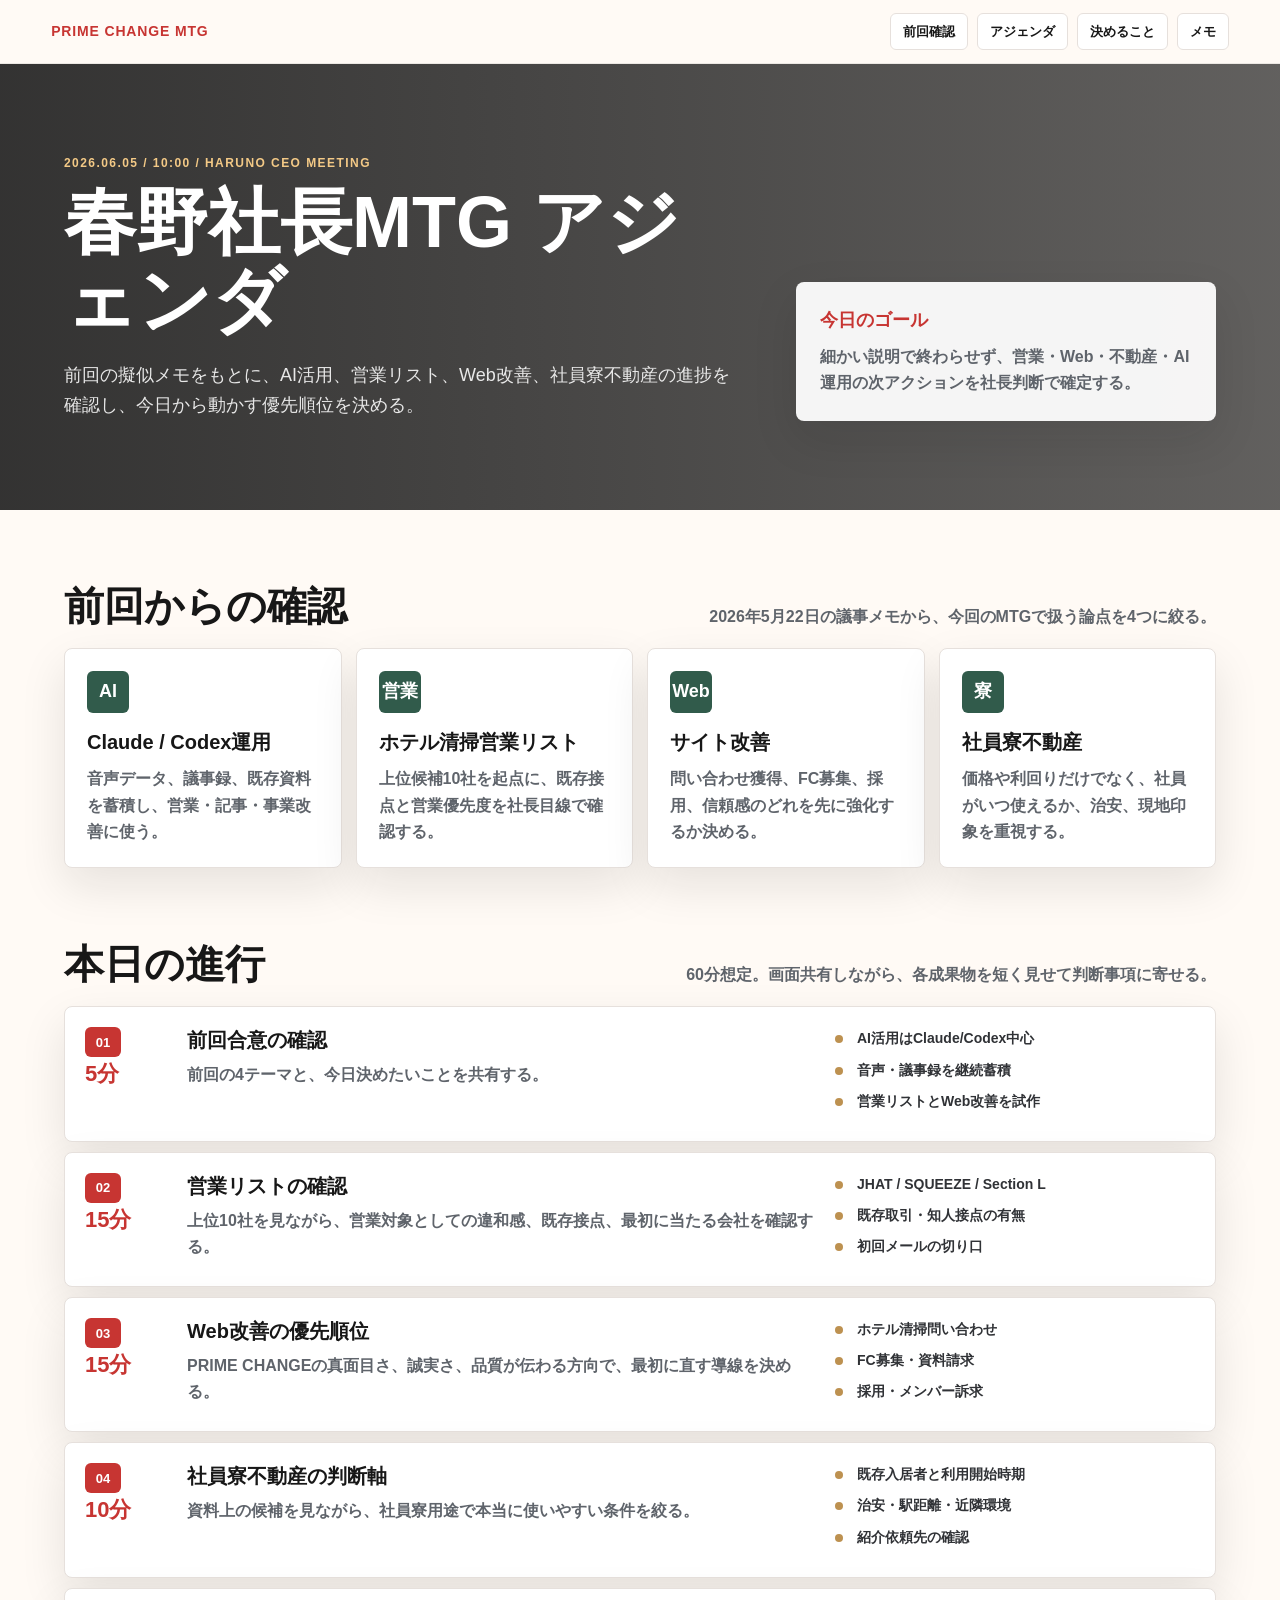
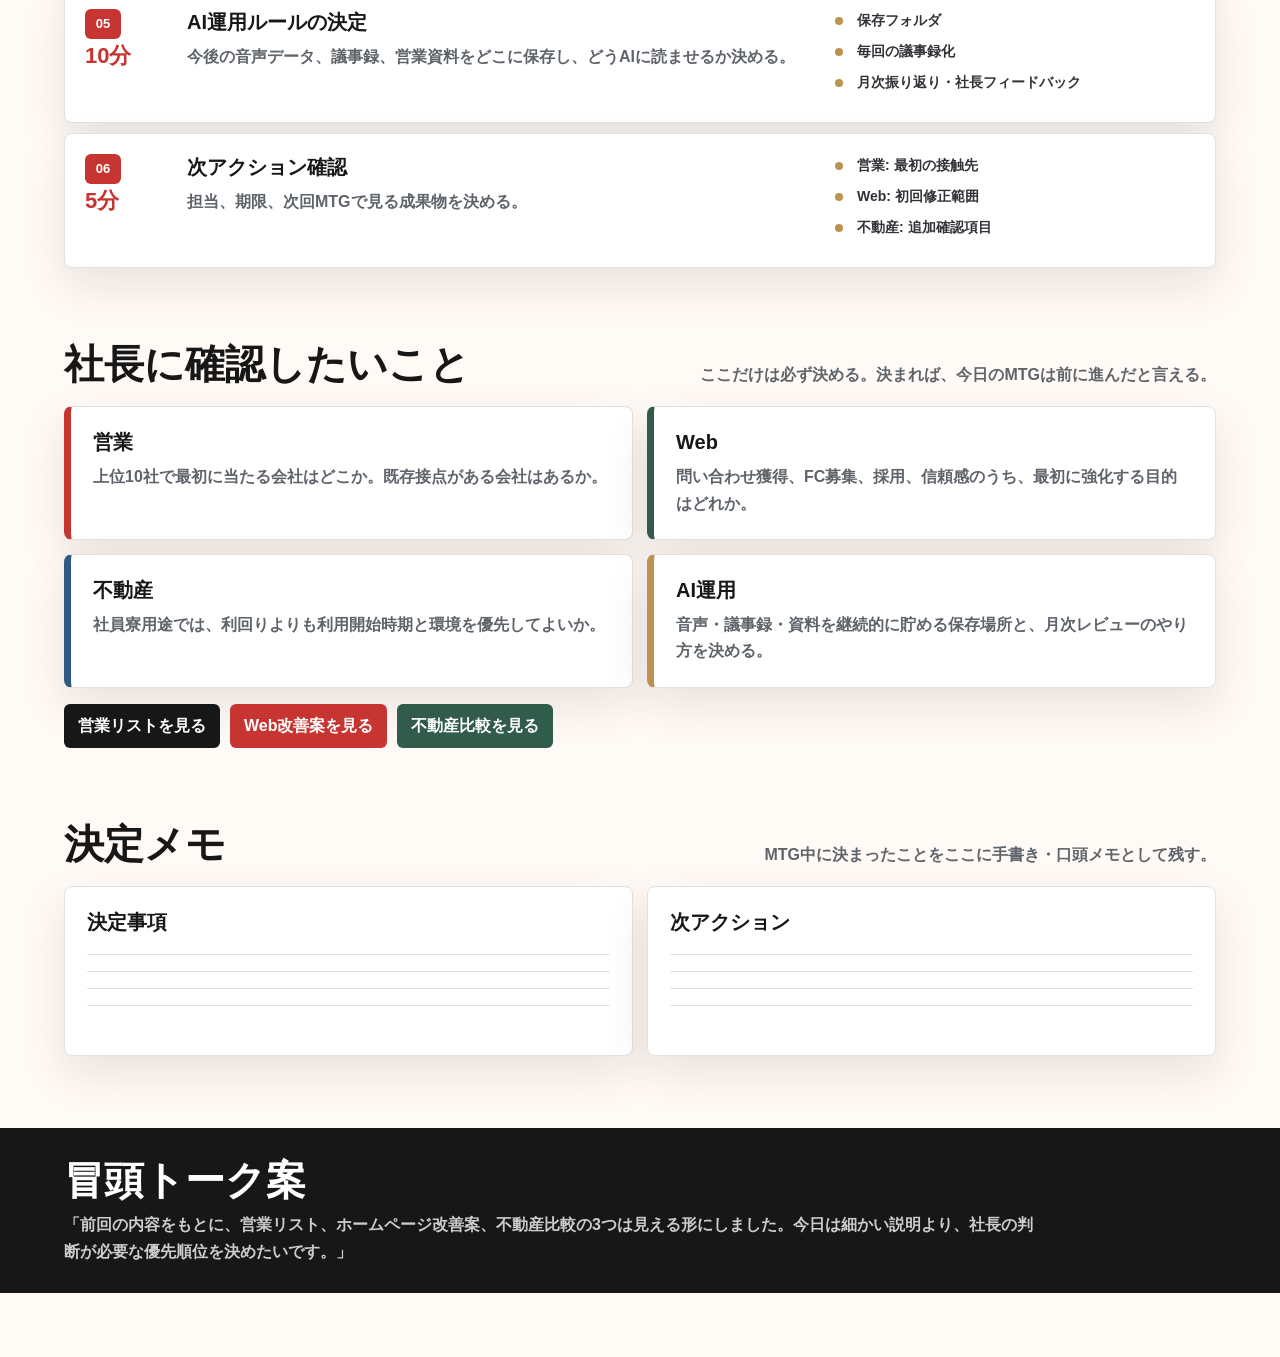
<file: agenda-2026-06-05.html>
<!doctype html>
<html lang="ja">
<head>
  <meta charset="utf-8">
  <meta name="viewport" content="width=device-width, initial-scale=1">
  <title>2026年6月5日 春野社長MTG アジェンダ</title>
  <style>
    :root {
      --ink: #171717;
      --muted: #5f646b;
      --line: #e6e0dc;
      --paper: #fffaf5;
      --white: #ffffff;
      --red: #c73532;
      --red-dark: #94201e;
      --green: #315b4b;
      --gold: #bd9150;
      --blue: #315a83;
      --shadow: 0 18px 46px rgba(23, 23, 23, .1);
    }

    * {
      box-sizing: border-box;
    }

    html {
      scroll-behavior: smooth;
    }

    body {
      margin: 0;
      color: var(--ink);
      font-family: -apple-system, BlinkMacSystemFont, "Hiragino Kaku Gothic ProN", "Yu Gothic", "YuGothic", "Noto Sans JP", sans-serif;
      line-height: 1.65;
      background: var(--paper);
    }

    a {
      color: inherit;
    }

    .topbar {
      position: sticky;
      top: 0;
      z-index: 10;
      display: flex;
      align-items: center;
      justify-content: space-between;
      gap: 18px;
      padding: 13px clamp(18px, 4vw, 56px);
      background: rgba(255, 250, 245, .94);
      border-bottom: 1px solid rgba(23, 23, 23, .08);
      backdrop-filter: blur(14px);
    }

    .brand {
      color: var(--red);
      font-size: 14px;
      font-weight: 900;
      letter-spacing: .06em;
      text-decoration: none;
      text-transform: uppercase;
    }

    .topbar nav {
      display: flex;
      flex-wrap: wrap;
      gap: 9px;
      justify-content: flex-end;
    }

    .topbar nav a {
      display: inline-flex;
      align-items: center;
      min-height: 36px;
      padding: 7px 12px;
      font-size: 13px;
      font-weight: 800;
      text-decoration: none;
      background: var(--white);
      border: 1px solid var(--line);
      border-radius: 6px;
    }

    main {
      padding-bottom: 64px;
    }

    .hero {
      display: grid;
      grid-template-columns: minmax(0, 1fr) minmax(280px, 420px);
      gap: clamp(28px, 5vw, 72px);
      align-items: end;
      padding: clamp(48px, 7vw, 92px) clamp(20px, 5vw, 72px);
      color: var(--white);
      background:
        linear-gradient(90deg, rgba(23, 23, 23, .88), rgba(23, 23, 23, .68)),
        url("https://primechange.co.jp/wp-content/themes/prime_change/assets/img/service/cleaning_mv_2.jpg") center / cover;
    }

    .eyebrow {
      margin: 0 0 10px;
      color: #f3c986;
      font-size: 12px;
      font-weight: 900;
      letter-spacing: .12em;
      text-transform: uppercase;
    }

    h1,
    h2,
    h3,
    p {
      overflow-wrap: anywhere;
    }

    h1 {
      max-width: 900px;
      margin: 0;
      font-size: clamp(34px, 5.8vw, 72px);
      line-height: 1.08;
      letter-spacing: 0;
    }

    h2 {
      margin: 0;
      font-size: clamp(24px, 3.5vw, 40px);
      line-height: 1.2;
      letter-spacing: 0;
    }

    h3 {
      margin: 0;
      font-size: 20px;
      line-height: 1.35;
    }

    .lead {
      max-width: 780px;
      margin: 22px 0 0;
      color: rgba(255, 255, 255, .88);
      font-size: 18px;
    }

    .hero-card {
      padding: 24px;
      color: var(--ink);
      background: rgba(255, 255, 255, .94);
      border-radius: 8px;
      box-shadow: var(--shadow);
    }

    .hero-card strong {
      display: block;
      margin-bottom: 8px;
      color: var(--red);
      font-size: 18px;
    }

    .hero-card p {
      margin: 0;
      color: var(--muted);
      font-weight: 700;
    }

    .section {
      padding: clamp(38px, 6vw, 72px) clamp(20px, 5vw, 72px) 0;
    }

    .section-head {
      display: flex;
      align-items: end;
      justify-content: space-between;
      gap: 24px;
      margin-bottom: 18px;
    }

    .section-head p {
      max-width: 680px;
      margin: 0;
      color: var(--muted);
      font-weight: 700;
    }

    .summary-grid {
      display: grid;
      grid-template-columns: repeat(4, minmax(0, 1fr));
      gap: 14px;
    }

    .summary-card,
    .agenda-card,
    .decision-card,
    .memo-card {
      background: var(--white);
      border: 1px solid var(--line);
      border-radius: 8px;
      box-shadow: var(--shadow);
    }

    .summary-card {
      min-height: 150px;
      padding: 22px;
    }

    .summary-card span {
      display: inline-flex;
      align-items: center;
      justify-content: center;
      min-width: 42px;
      min-height: 42px;
      margin-bottom: 16px;
      color: var(--white);
      font-size: 18px;
      font-weight: 900;
      background: var(--green);
      border-radius: 6px;
    }

    .summary-card p {
      margin: 10px 0 0;
      color: var(--muted);
      font-weight: 700;
    }

    .agenda-list {
      display: grid;
      gap: 10px;
      margin: 0;
      padding: 0;
      list-style: none;
      counter-reset: agenda;
    }

    .agenda-card {
      display: grid;
      grid-template-columns: 84px minmax(0, 1fr) minmax(220px, 360px);
      gap: 18px;
      align-items: start;
      padding: 20px;
      counter-increment: agenda;
    }

    .time {
      display: grid;
      gap: 6px;
      color: var(--red);
      font-size: 22px;
      font-weight: 900;
      line-height: 1;
    }

    .time::before {
      content: counter(agenda, decimal-leading-zero);
      width: 36px;
      height: 30px;
      display: inline-flex;
      align-items: center;
      justify-content: center;
      color: var(--white);
      font-size: 13px;
      background: var(--red);
      border-radius: 6px;
    }

    .agenda-card p,
    .decision-card p,
    .memo-card p {
      margin: 8px 0 0;
      color: var(--muted);
      font-weight: 700;
    }

    .checkpoints {
      margin: 0;
      padding: 0;
      list-style: none;
    }

    .checkpoints li {
      position: relative;
      padding: 0 0 8px 22px;
      color: #303236;
      font-size: 14px;
      font-weight: 800;
    }

    .checkpoints li::before {
      position: absolute;
      top: 8px;
      left: 0;
      width: 8px;
      height: 8px;
      content: "";
      background: var(--gold);
      border-radius: 50%;
    }

    .decision-grid {
      display: grid;
      grid-template-columns: repeat(2, minmax(0, 1fr));
      gap: 14px;
    }

    .decision-card {
      padding: 22px;
      border-left: 7px solid var(--red);
    }

    .decision-card:nth-child(2) {
      border-left-color: var(--green);
    }

    .decision-card:nth-child(3) {
      border-left-color: var(--blue);
    }

    .decision-card:nth-child(4) {
      border-left-color: var(--gold);
    }

    .links {
      display: flex;
      flex-wrap: wrap;
      gap: 10px;
      margin-top: 16px;
    }

    .links a {
      display: inline-flex;
      align-items: center;
      min-height: 42px;
      padding: 9px 14px;
      color: var(--white);
      font-weight: 900;
      text-decoration: none;
      background: var(--ink);
      border-radius: 6px;
    }

    .links a:nth-child(2) {
      background: var(--red);
    }

    .links a:nth-child(3) {
      background: var(--green);
    }

    .memo-grid {
      display: grid;
      grid-template-columns: 1fr 1fr;
      gap: 14px;
    }

    .memo-card {
      min-height: 170px;
      padding: 22px;
    }

    .memo-lines {
      display: grid;
      gap: 16px;
      margin-top: 18px;
    }

    .memo-lines span {
      border-bottom: 1px solid var(--line);
    }

    .closing {
      margin-top: clamp(38px, 6vw, 72px);
      padding: 28px clamp(20px, 5vw, 72px);
      color: var(--white);
      background: var(--ink);
    }

    .closing p {
      max-width: 980px;
      margin: 8px 0 0;
      color: rgba(255, 255, 255, .78);
      font-weight: 700;
    }

    @media (max-width: 920px) {
      .hero,
      .agenda-card,
      .summary-grid,
      .decision-grid,
      .memo-grid {
        grid-template-columns: 1fr;
      }

      .section-head {
        align-items: start;
        flex-direction: column;
      }

      .agenda-card {
        gap: 12px;
      }
    }

    @media print {
      .topbar {
        position: static;
      }

      .hero {
        color: var(--ink);
        background: var(--paper);
      }

      .hero-card,
      .summary-card,
      .agenda-card,
      .decision-card,
      .memo-card {
        box-shadow: none;
      }
    }
  </style>
</head>
<body>
  <header class="topbar">
    <a class="brand" href="#top">PRIME CHANGE MTG</a>
    <nav aria-label="ページ内ナビゲーション">
      <a href="#recap">前回確認</a>
      <a href="#agenda">アジェンダ</a>
      <a href="#decisions">決めること</a>
      <a href="#memo">メモ</a>
    </nav>
  </header>

  <main id="top">
    <section class="hero">
      <div>
        <p class="eyebrow">2026.06.05 / 10:00 / Haruno CEO Meeting</p>
        <h1>春野社長MTG アジェンダ</h1>
        <p class="lead">前回の擬似メモをもとに、AI活用、営業リスト、Web改善、社員寮不動産の進捗を確認し、今日から動かす優先順位を決める。</p>
      </div>
      <aside class="hero-card">
        <strong>今日のゴール</strong>
        <p>細かい説明で終わらせず、営業・Web・不動産・AI運用の次アクションを社長判断で確定する。</p>
      </aside>
    </section>

    <section id="recap" class="section">
      <div class="section-head">
        <h2>前回からの確認</h2>
        <p>2026年5月22日の議事メモから、今回のMTGで扱う論点を4つに絞る。</p>
      </div>
      <div class="summary-grid">
        <article class="summary-card">
          <span>AI</span>
          <h3>Claude / Codex運用</h3>
          <p>音声データ、議事録、既存資料を蓄積し、営業・記事・事業改善に使う。</p>
        </article>
        <article class="summary-card">
          <span>営業</span>
          <h3>ホテル清掃営業リスト</h3>
          <p>上位候補10社を起点に、既存接点と営業優先度を社長目線で確認する。</p>
        </article>
        <article class="summary-card">
          <span>Web</span>
          <h3>サイト改善</h3>
          <p>問い合わせ獲得、FC募集、採用、信頼感のどれを先に強化するか決める。</p>
        </article>
        <article class="summary-card">
          <span>寮</span>
          <h3>社員寮不動産</h3>
          <p>価格や利回りだけでなく、社員がいつ使えるか、治安、現地印象を重視する。</p>
        </article>
      </div>
    </section>

    <section id="agenda" class="section">
      <div class="section-head">
        <h2>本日の進行</h2>
        <p>60分想定。画面共有しながら、各成果物を短く見せて判断事項に寄せる。</p>
      </div>
      <ol class="agenda-list">
        <li class="agenda-card">
          <div class="time">5分</div>
          <div>
            <h3>前回合意の確認</h3>
            <p>前回の4テーマと、今日決めたいことを共有する。</p>
          </div>
          <ul class="checkpoints">
            <li>AI活用はClaude/Codex中心</li>
            <li>音声・議事録を継続蓄積</li>
            <li>営業リストとWeb改善を試作</li>
          </ul>
        </li>
        <li class="agenda-card">
          <div class="time">15分</div>
          <div>
            <h3>営業リストの確認</h3>
            <p>上位10社を見ながら、営業対象としての違和感、既存接点、最初に当たる会社を確認する。</p>
          </div>
          <ul class="checkpoints">
            <li>JHAT / SQUEEZE / Section L</li>
            <li>既存取引・知人接点の有無</li>
            <li>初回メールの切り口</li>
          </ul>
        </li>
        <li class="agenda-card">
          <div class="time">15分</div>
          <div>
            <h3>Web改善の優先順位</h3>
            <p>PRIME CHANGEの真面目さ、誠実さ、品質が伝わる方向で、最初に直す導線を決める。</p>
          </div>
          <ul class="checkpoints">
            <li>ホテル清掃問い合わせ</li>
            <li>FC募集・資料請求</li>
            <li>採用・メンバー訴求</li>
          </ul>
        </li>
        <li class="agenda-card">
          <div class="time">10分</div>
          <div>
            <h3>社員寮不動産の判断軸</h3>
            <p>資料上の候補を見ながら、社員寮用途で本当に使いやすい条件を絞る。</p>
          </div>
          <ul class="checkpoints">
            <li>既存入居者と利用開始時期</li>
            <li>治安・駅距離・近隣環境</li>
            <li>紹介依頼先の確認</li>
          </ul>
        </li>
        <li class="agenda-card">
          <div class="time">10分</div>
          <div>
            <h3>AI運用ルールの決定</h3>
            <p>今後の音声データ、議事録、営業資料をどこに保存し、どうAIに読ませるか決める。</p>
          </div>
          <ul class="checkpoints">
            <li>保存フォルダ</li>
            <li>毎回の議事録化</li>
            <li>月次振り返り・社長フィードバック</li>
          </ul>
        </li>
        <li class="agenda-card">
          <div class="time">5分</div>
          <div>
            <h3>次アクション確認</h3>
            <p>担当、期限、次回MTGで見る成果物を決める。</p>
          </div>
          <ul class="checkpoints">
            <li>営業: 最初の接触先</li>
            <li>Web: 初回修正範囲</li>
            <li>不動産: 追加確認項目</li>
          </ul>
        </li>
      </ol>
    </section>

    <section id="decisions" class="section">
      <div class="section-head">
        <h2>社長に確認したいこと</h2>
        <p>ここだけは必ず決める。決まれば、今日のMTGは前に進んだと言える。</p>
      </div>
      <div class="decision-grid">
        <article class="decision-card">
          <h3>営業</h3>
          <p>上位10社で最初に当たる会社はどこか。既存接点がある会社はあるか。</p>
        </article>
        <article class="decision-card">
          <h3>Web</h3>
          <p>問い合わせ獲得、FC募集、採用、信頼感のうち、最初に強化する目的はどれか。</p>
        </article>
        <article class="decision-card">
          <h3>不動産</h3>
          <p>社員寮用途では、利回りよりも利用開始時期と環境を優先してよいか。</p>
        </article>
        <article class="decision-card">
          <h3>AI運用</h3>
          <p>音声・議事録・資料を継続的に貯める保存場所と、月次レビューのやり方を決める。</p>
        </article>
      </div>
      <div class="links">
        <a href="sales-list.html">営業リストを見る</a>
        <a href="index.html">Web改善案を見る</a>
        <a href="real-estate.html">不動産比較を見る</a>
      </div>
    </section>

    <section id="memo" class="section">
      <div class="section-head">
        <h2>決定メモ</h2>
        <p>MTG中に決まったことをここに手書き・口頭メモとして残す。</p>
      </div>
      <div class="memo-grid">
        <article class="memo-card">
          <h3>決定事項</h3>
          <div class="memo-lines">
            <span></span>
            <span></span>
            <span></span>
            <span></span>
          </div>
        </article>
        <article class="memo-card">
          <h3>次アクション</h3>
          <div class="memo-lines">
            <span></span>
            <span></span>
            <span></span>
            <span></span>
          </div>
        </article>
      </div>
    </section>

    <section class="closing">
      <h2>冒頭トーク案</h2>
      <p>「前回の内容をもとに、営業リスト、ホームページ改善案、不動産比較の3つは見える形にしました。今日は細かい説明より、社長の判断が必要な優先順位を決めたいです。」</p>
    </section>
  </main>
</body>
</html>
</file>
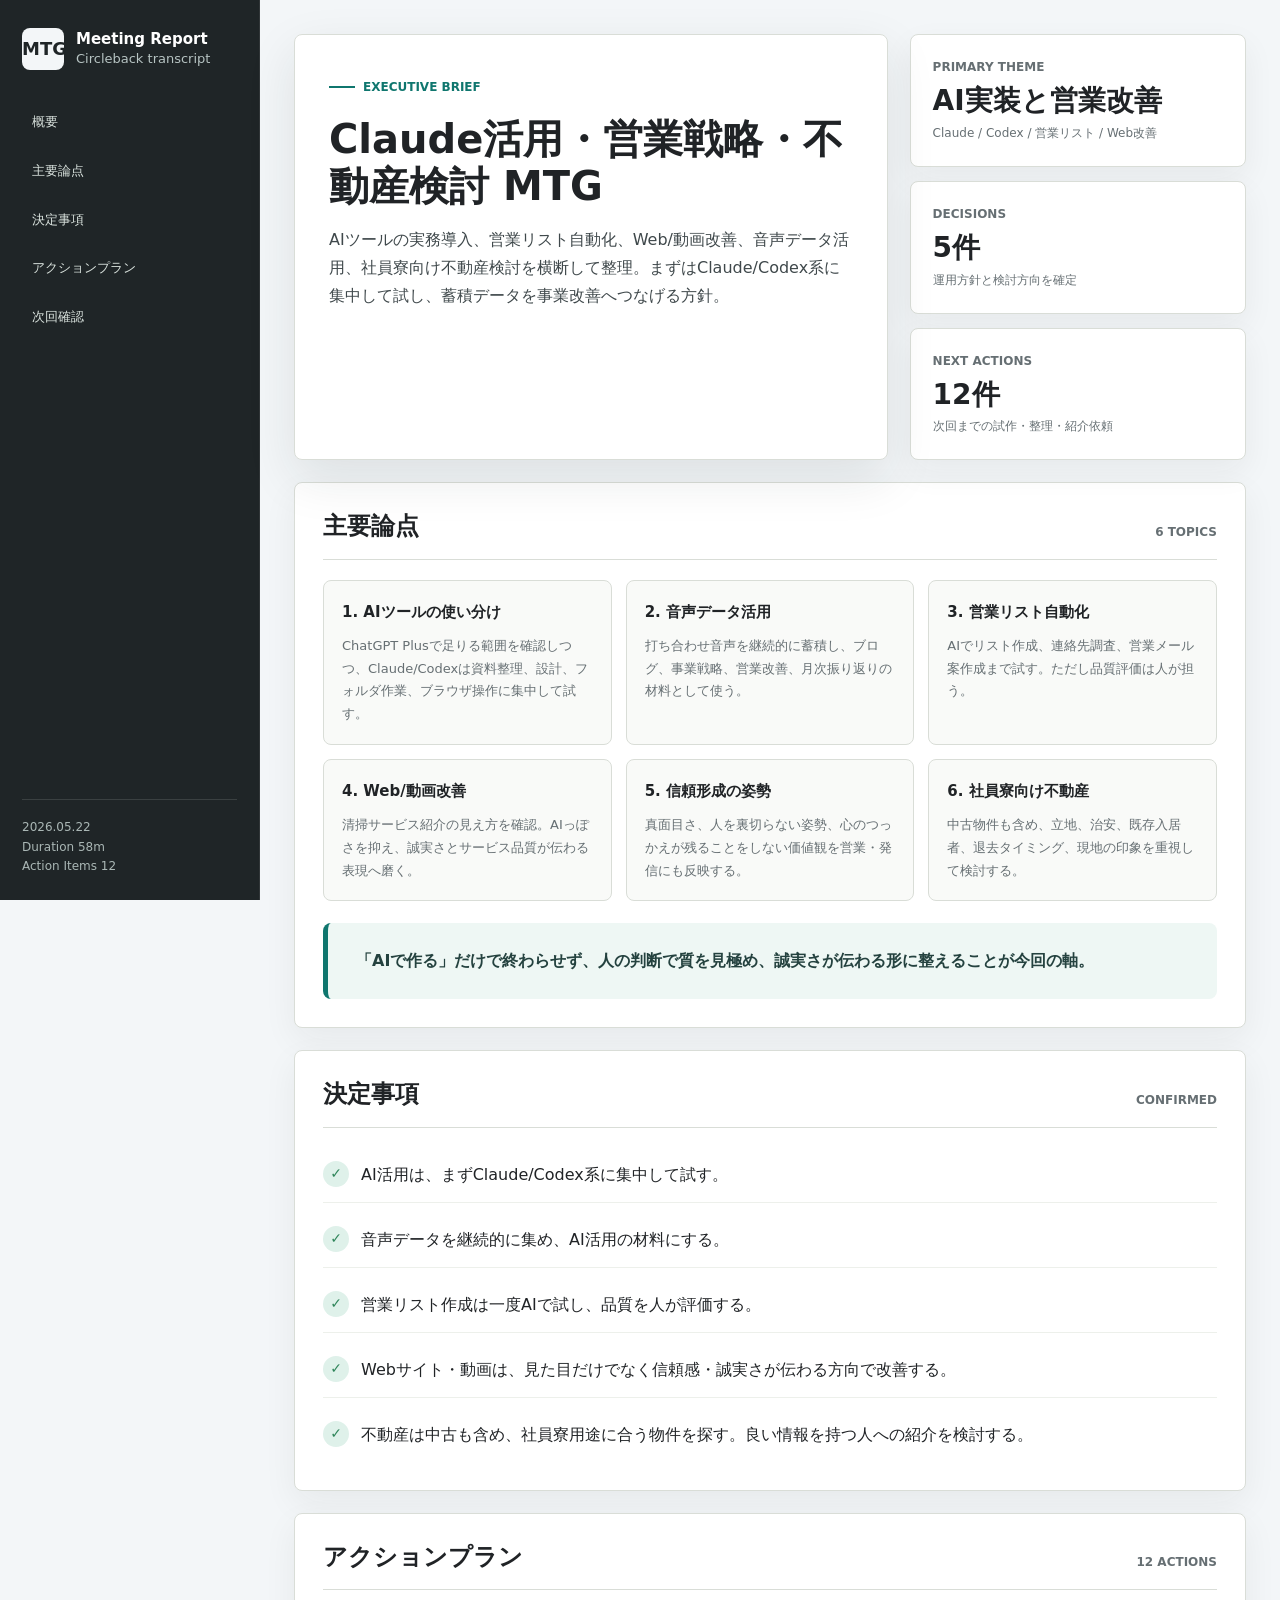
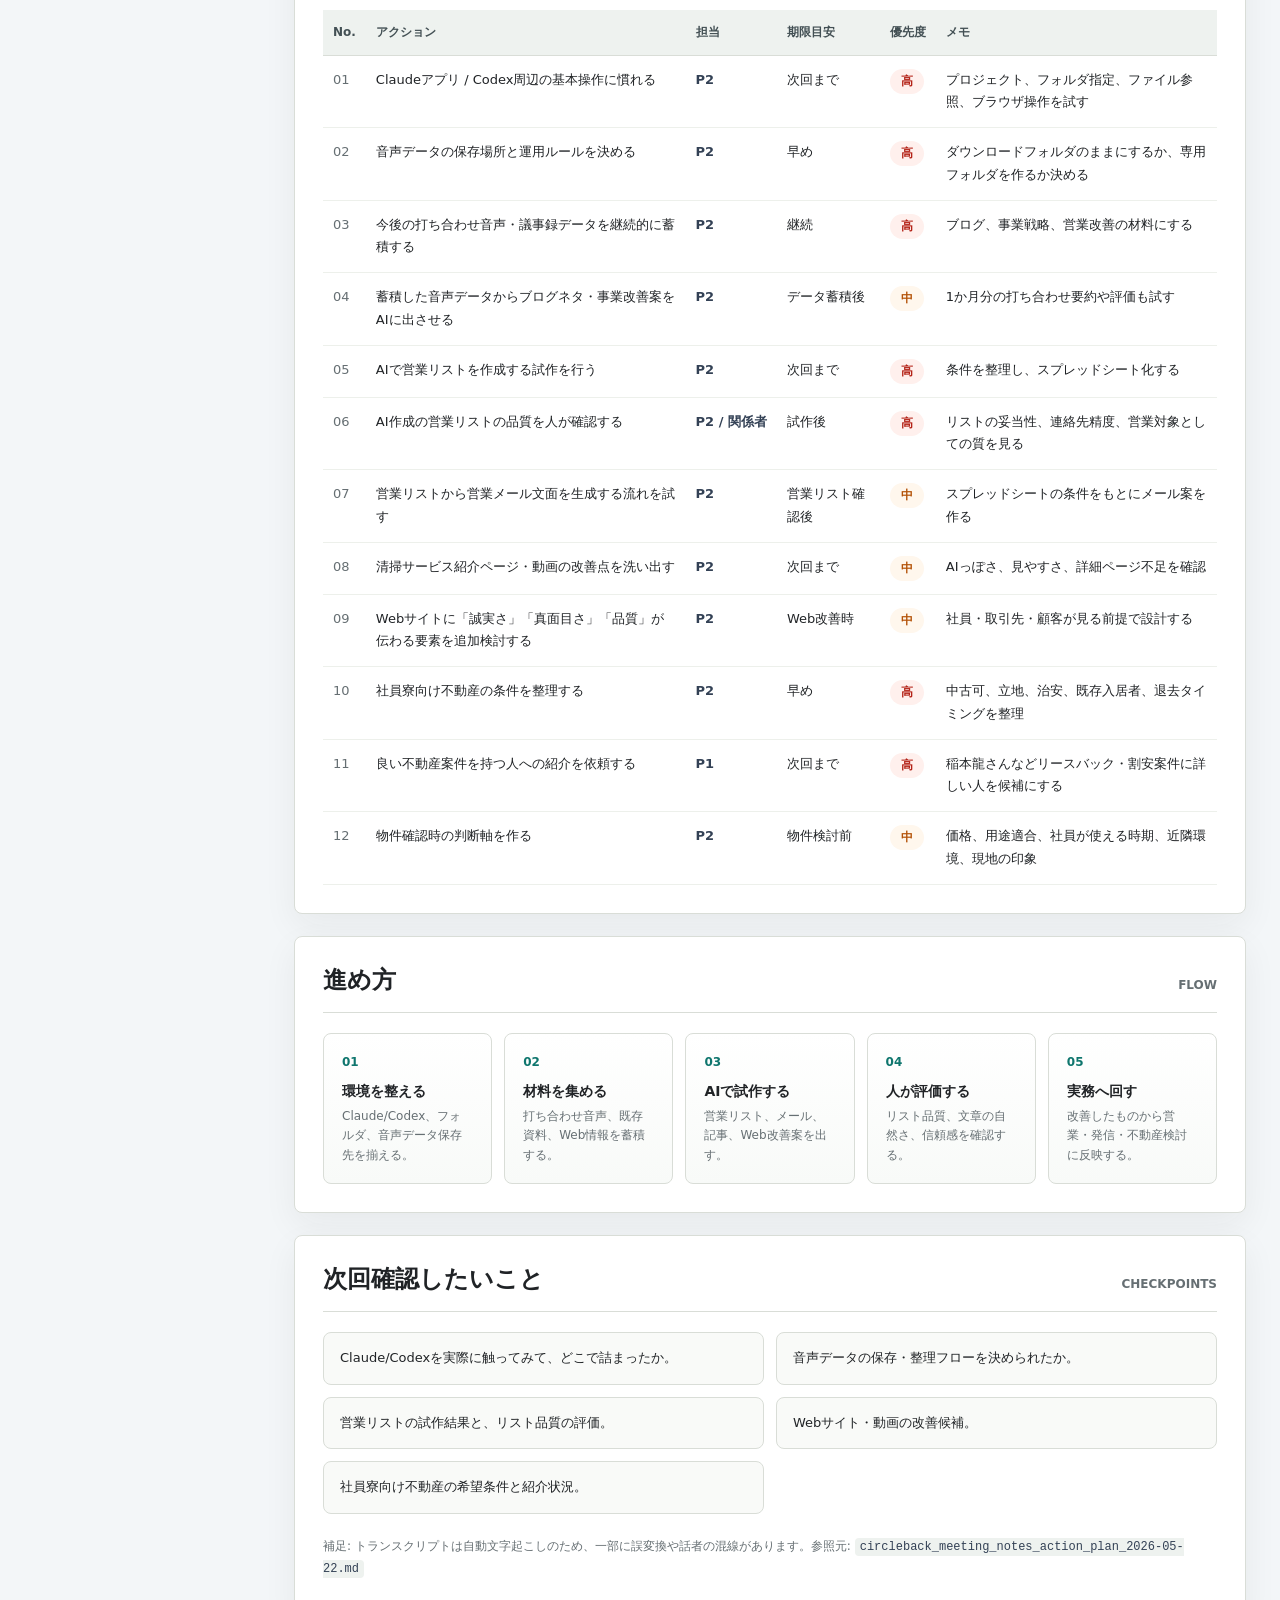
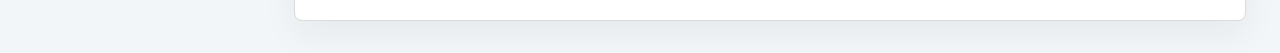
<file: circleback_meeting_report_2026-05-22.html>
<!doctype html>
<html lang="ja">
<head>
  <meta charset="utf-8">
  <meta name="viewport" content="width=device-width, initial-scale=1">
  <title>Claude活用・営業戦略・不動産検討 MTG</title>
  <style>
    :root {
      color-scheme: light;
      --paper: #f3f6f8;
      --surface: #ffffff;
      --surface-2: #f9faf8;
      --ink: #202326;
      --muted: #666f73;
      --line: #d9ddd7;
      --accent: #0f766e;
      --accent-2: #b45309;
      --accent-3: #334155;
      --danger: #b42318;
      --good: #2f855a;
      --shadow: 0 18px 50px rgba(32, 35, 38, 0.10);
    }

    * {
      box-sizing: border-box;
    }

    body {
      margin: 0;
      background: var(--paper);
      color: var(--ink);
      font-family: "Hiragino Sans", "Yu Gothic", "Meiryo", system-ui, -apple-system, BlinkMacSystemFont, sans-serif;
      line-height: 1.75;
      letter-spacing: 0;
    }

    a {
      color: inherit;
    }

    .page {
      min-height: 100vh;
      display: grid;
      grid-template-columns: 260px minmax(0, 1fr);
    }

    .rail {
      position: sticky;
      top: 0;
      height: 100vh;
      padding: 28px 22px;
      background: #1f2527;
      color: #f8faf7;
      border-right: 1px solid rgba(255, 255, 255, 0.08);
    }

    .brand {
      display: flex;
      align-items: center;
      gap: 12px;
      margin-bottom: 32px;
    }

    .mark {
      width: 42px;
      height: 42px;
      display: grid;
      place-items: center;
      border-radius: 8px;
      background: #f3f6f8;
      color: #1f2527;
      font-weight: 800;
      font-size: 18px;
    }

    .brand-title {
      font-size: 13px;
      color: #b7c4c3;
      line-height: 1.4;
    }

    .brand-title strong {
      display: block;
      color: #ffffff;
      font-size: 15px;
    }

    .rail nav {
      display: grid;
      gap: 8px;
    }

    .rail a {
      display: block;
      padding: 9px 10px;
      border-radius: 8px;
      color: #dbe4df;
      text-decoration: none;
      font-size: 13px;
    }

    .rail a:hover {
      background: rgba(255, 255, 255, 0.08);
      color: #ffffff;
    }

    .rail-meta {
      position: absolute;
      left: 22px;
      right: 22px;
      bottom: 24px;
      padding-top: 18px;
      border-top: 1px solid rgba(255, 255, 255, 0.12);
      color: #aab7b5;
      font-size: 12px;
      line-height: 1.6;
    }

    main {
      padding: 34px;
    }

    .wrap {
      max-width: 1180px;
      margin: 0 auto;
    }

    .hero {
      display: grid;
      grid-template-columns: minmax(0, 1.5fr) minmax(300px, 0.85fr);
      gap: 22px;
      align-items: stretch;
      margin-bottom: 22px;
    }

    .hero-main {
      padding: 34px;
      background: var(--surface);
      border: 1px solid var(--line);
      border-radius: 8px;
      box-shadow: var(--shadow);
      overflow: hidden;
      position: relative;
    }

    .kicker {
      display: inline-flex;
      align-items: center;
      gap: 8px;
      color: var(--accent);
      font-size: 12px;
      font-weight: 700;
      text-transform: uppercase;
    }

    .kicker::before {
      content: "";
      width: 26px;
      height: 2px;
      background: var(--accent);
    }

    h1 {
      margin: 18px 0 16px;
      max-width: 760px;
      font-size: 40px;
      line-height: 1.18;
      letter-spacing: 0;
    }

    .lead {
      max-width: 820px;
      margin: 0;
      color: #3f484b;
      font-size: 16px;
    }

    .hero-side {
      display: grid;
      gap: 14px;
    }

    .metric {
      padding: 22px;
      min-height: 118px;
      border-radius: 8px;
      border: 1px solid var(--line);
      background: var(--surface);
      box-shadow: 0 12px 32px rgba(32, 35, 38, 0.06);
    }

    .metric-label {
      color: var(--muted);
      font-size: 12px;
      font-weight: 700;
    }

    .metric-value {
      margin-top: 8px;
      font-size: 28px;
      font-weight: 800;
      line-height: 1.1;
    }

    .metric-note {
      margin-top: 6px;
      color: var(--muted);
      font-size: 12px;
    }

    .section {
      margin-top: 22px;
      padding: 28px;
      background: var(--surface);
      border: 1px solid var(--line);
      border-radius: 8px;
      box-shadow: 0 12px 34px rgba(32, 35, 38, 0.06);
    }

    .section-head {
      display: flex;
      align-items: end;
      justify-content: space-between;
      gap: 18px;
      margin-bottom: 20px;
      border-bottom: 1px solid var(--line);
      padding-bottom: 16px;
    }

    h2 {
      margin: 0;
      font-size: 24px;
      line-height: 1.3;
      letter-spacing: 0;
    }

    .section-label {
      color: var(--muted);
      font-size: 12px;
      font-weight: 700;
      white-space: nowrap;
    }

    .summary-grid {
      display: grid;
      grid-template-columns: repeat(3, minmax(0, 1fr));
      gap: 14px;
    }

    .topic {
      padding: 18px;
      background: var(--surface-2);
      border: 1px solid var(--line);
      border-radius: 8px;
    }

    .topic strong {
      display: block;
      margin-bottom: 10px;
      font-size: 15px;
    }

    .topic p {
      margin: 0;
      color: var(--muted);
      font-size: 13px;
    }

    .decision-list {
      display: grid;
      gap: 10px;
      margin: 0;
      padding: 0;
      list-style: none;
    }

    .decision-list li {
      display: grid;
      grid-template-columns: 26px 1fr;
      gap: 12px;
      align-items: start;
      padding: 13px 0;
      border-bottom: 1px solid #edf0eb;
    }

    .decision-list li:last-child {
      border-bottom: 0;
    }

    .check {
      width: 26px;
      height: 26px;
      display: grid;
      place-items: center;
      border-radius: 50%;
      background: #dff1ea;
      color: var(--good);
      font-weight: 900;
      font-size: 14px;
    }

    .action-table {
      width: 100%;
      border-collapse: collapse;
      font-size: 13px;
    }

    .action-table th {
      text-align: left;
      color: #435054;
      background: #eef2ef;
      padding: 12px 10px;
      border-bottom: 1px solid var(--line);
      font-size: 12px;
      white-space: nowrap;
    }

    .action-table td {
      padding: 13px 10px;
      border-bottom: 1px solid #edf0eb;
      vertical-align: top;
    }

    .action-table tr:hover td {
      background: #fbfcfa;
    }

    .num {
      width: 42px;
      color: var(--muted);
      font-variant-numeric: tabular-nums;
    }

    .owner {
      white-space: nowrap;
      color: var(--accent-3);
      font-weight: 700;
    }

    .priority {
      display: inline-block;
      min-width: 34px;
      padding: 2px 8px;
      border-radius: 999px;
      text-align: center;
      font-size: 12px;
      font-weight: 800;
    }

    .priority.high {
      color: var(--danger);
      background: #fff0ed;
    }

    .priority.mid {
      color: var(--accent-2);
      background: #fff7ed;
    }

    .timeline {
      display: grid;
      grid-template-columns: repeat(5, minmax(0, 1fr));
      gap: 12px;
    }

    .step {
      min-height: 150px;
      padding: 18px;
      border-radius: 8px;
      border: 1px solid var(--line);
      background: linear-gradient(180deg, #ffffff 0%, #f8faf8 100%);
    }

    .step-index {
      color: var(--accent);
      font-size: 12px;
      font-weight: 800;
      font-variant-numeric: tabular-nums;
    }

    .step strong {
      display: block;
      margin: 8px 0 6px;
      font-size: 14px;
      line-height: 1.45;
    }

    .step span {
      display: block;
      color: var(--muted);
      font-size: 12px;
      line-height: 1.6;
    }

    .quote-band {
      margin-top: 22px;
      padding: 24px 28px;
      border-left: 5px solid var(--accent);
      background: #eef7f4;
      border-radius: 8px;
      color: #24423f;
      font-weight: 700;
    }

    .next-list {
      display: grid;
      grid-template-columns: repeat(2, minmax(0, 1fr));
      gap: 12px;
      margin: 0;
      padding: 0;
      list-style: none;
    }

    .next-list li {
      padding: 14px 16px;
      border: 1px solid var(--line);
      border-radius: 8px;
      background: var(--surface-2);
      font-size: 13px;
    }

    .source {
      margin-top: 22px;
      color: var(--muted);
      font-size: 12px;
    }

    .source code {
      padding: 2px 5px;
      border-radius: 4px;
      background: #eef2ef;
      color: #334155;
    }

    @media (max-width: 980px) {
      .page {
        grid-template-columns: 1fr;
      }

      .rail {
        position: static;
        height: auto;
      }

      .rail-meta {
        position: static;
        margin-top: 20px;
      }

      .hero,
      .summary-grid,
      .timeline,
      .next-list {
        grid-template-columns: 1fr;
      }

      main {
        padding: 20px;
      }

      h1 {
        font-size: 31px;
      }

      .action-table {
        min-width: 880px;
      }

      .table-wrap {
        overflow-x: auto;
      }
    }

    @media print {
      body {
        background: #ffffff;
      }

      .page {
        display: block;
      }

      .rail {
        display: none;
      }

      main {
        padding: 0;
      }

      .section,
      .hero-main,
      .metric {
        box-shadow: none;
        break-inside: avoid;
      }
    }
  </style>
</head>
<body>
  <div class="page">
    <aside class="rail">
      <div class="brand">
        <div class="mark">MTG</div>
        <div class="brand-title">
          <strong>Meeting Report</strong>
          Circleback transcript
        </div>
      </div>
      <nav aria-label="ページ内ナビゲーション">
        <a href="#summary">概要</a>
        <a href="#topics">主要論点</a>
        <a href="#decisions">決定事項</a>
        <a href="#actions">アクションプラン</a>
        <a href="#next">次回確認</a>
      </nav>
      <div class="rail-meta">
        <div>2026.05.22</div>
        <div>Duration 58m</div>
        <div>Action Items 12</div>
      </div>
    </aside>

    <main>
      <div class="wrap">
        <section class="hero" id="summary">
          <div class="hero-main">
            <div class="kicker">Executive Brief</div>
            <h1>Claude活用・営業戦略・不動産検討 MTG</h1>
            <p class="lead">AIツールの実務導入、営業リスト自動化、Web/動画改善、音声データ活用、社員寮向け不動産検討を横断して整理。まずはClaude/Codex系に集中して試し、蓄積データを事業改善へつなげる方針。</p>
          </div>
          <div class="hero-side">
            <div class="metric">
              <div class="metric-label">PRIMARY THEME</div>
              <div class="metric-value">AI実装と営業改善</div>
              <div class="metric-note">Claude / Codex / 営業リスト / Web改善</div>
            </div>
            <div class="metric">
              <div class="metric-label">DECISIONS</div>
              <div class="metric-value">5件</div>
              <div class="metric-note">運用方針と検討方向を確定</div>
            </div>
            <div class="metric">
              <div class="metric-label">NEXT ACTIONS</div>
              <div class="metric-value">12件</div>
              <div class="metric-note">次回までの試作・整理・紹介依頼</div>
            </div>
          </div>
        </section>

        <section class="section" id="topics">
          <div class="section-head">
            <h2>主要論点</h2>
            <div class="section-label">6 TOPICS</div>
          </div>
          <div class="summary-grid">
            <article class="topic">
              <strong>1. AIツールの使い分け</strong>
              <p>ChatGPT Plusで足りる範囲を確認しつつ、Claude/Codexは資料整理、設計、フォルダ作業、ブラウザ操作に集中して試す。</p>
            </article>
            <article class="topic">
              <strong>2. 音声データ活用</strong>
              <p>打ち合わせ音声を継続的に蓄積し、ブログ、事業戦略、営業改善、月次振り返りの材料として使う。</p>
            </article>
            <article class="topic">
              <strong>3. 営業リスト自動化</strong>
              <p>AIでリスト作成、連絡先調査、営業メール案作成まで試す。ただし品質評価は人が担う。</p>
            </article>
            <article class="topic">
              <strong>4. Web/動画改善</strong>
              <p>清掃サービス紹介の見え方を確認。AIっぽさを抑え、誠実さとサービス品質が伝わる表現へ磨く。</p>
            </article>
            <article class="topic">
              <strong>5. 信頼形成の姿勢</strong>
              <p>真面目さ、人を裏切らない姿勢、心のつっかえが残ることをしない価値観を営業・発信にも反映する。</p>
            </article>
            <article class="topic">
              <strong>6. 社員寮向け不動産</strong>
              <p>中古物件も含め、立地、治安、既存入居者、退去タイミング、現地の印象を重視して検討する。</p>
            </article>
          </div>
          <div class="quote-band">「AIで作る」だけで終わらせず、人の判断で質を見極め、誠実さが伝わる形に整えることが今回の軸。</div>
        </section>

        <section class="section" id="decisions">
          <div class="section-head">
            <h2>決定事項</h2>
            <div class="section-label">CONFIRMED</div>
          </div>
          <ul class="decision-list">
            <li><span class="check">✓</span><span>AI活用は、まずClaude/Codex系に集中して試す。</span></li>
            <li><span class="check">✓</span><span>音声データを継続的に集め、AI活用の材料にする。</span></li>
            <li><span class="check">✓</span><span>営業リスト作成は一度AIで試し、品質を人が評価する。</span></li>
            <li><span class="check">✓</span><span>Webサイト・動画は、見た目だけでなく信頼感・誠実さが伝わる方向で改善する。</span></li>
            <li><span class="check">✓</span><span>不動産は中古も含め、社員寮用途に合う物件を探す。良い情報を持つ人への紹介を検討する。</span></li>
          </ul>
        </section>

        <section class="section" id="actions">
          <div class="section-head">
            <h2>アクションプラン</h2>
            <div class="section-label">12 ACTIONS</div>
          </div>
          <div class="table-wrap">
            <table class="action-table">
              <thead>
                <tr>
                  <th>No.</th>
                  <th>アクション</th>
                  <th>担当</th>
                  <th>期限目安</th>
                  <th>優先度</th>
                  <th>メモ</th>
                </tr>
              </thead>
              <tbody>
                <tr><td class="num">01</td><td>Claudeアプリ / Codex周辺の基本操作に慣れる</td><td class="owner">P2</td><td>次回まで</td><td><span class="priority high">高</span></td><td>プロジェクト、フォルダ指定、ファイル参照、ブラウザ操作を試す</td></tr>
                <tr><td class="num">02</td><td>音声データの保存場所と運用ルールを決める</td><td class="owner">P2</td><td>早め</td><td><span class="priority high">高</span></td><td>ダウンロードフォルダのままにするか、専用フォルダを作るか決める</td></tr>
                <tr><td class="num">03</td><td>今後の打ち合わせ音声・議事録データを継続的に蓄積する</td><td class="owner">P2</td><td>継続</td><td><span class="priority high">高</span></td><td>ブログ、事業戦略、営業改善の材料にする</td></tr>
                <tr><td class="num">04</td><td>蓄積した音声データからブログネタ・事業改善案をAIに出させる</td><td class="owner">P2</td><td>データ蓄積後</td><td><span class="priority mid">中</span></td><td>1か月分の打ち合わせ要約や評価も試す</td></tr>
                <tr><td class="num">05</td><td>AIで営業リストを作成する試作を行う</td><td class="owner">P2</td><td>次回まで</td><td><span class="priority high">高</span></td><td>条件を整理し、スプレッドシート化する</td></tr>
                <tr><td class="num">06</td><td>AI作成の営業リストの品質を人が確認する</td><td class="owner">P2 / 関係者</td><td>試作後</td><td><span class="priority high">高</span></td><td>リストの妥当性、連絡先精度、営業対象としての質を見る</td></tr>
                <tr><td class="num">07</td><td>営業リストから営業メール文面を生成する流れを試す</td><td class="owner">P2</td><td>営業リスト確認後</td><td><span class="priority mid">中</span></td><td>スプレッドシートの条件をもとにメール案を作る</td></tr>
                <tr><td class="num">08</td><td>清掃サービス紹介ページ・動画の改善点を洗い出す</td><td class="owner">P2</td><td>次回まで</td><td><span class="priority mid">中</span></td><td>AIっぽさ、見やすさ、詳細ページ不足を確認</td></tr>
                <tr><td class="num">09</td><td>Webサイトに「誠実さ」「真面目さ」「品質」が伝わる要素を追加検討する</td><td class="owner">P2</td><td>Web改善時</td><td><span class="priority mid">中</span></td><td>社員・取引先・顧客が見る前提で設計する</td></tr>
                <tr><td class="num">10</td><td>社員寮向け不動産の条件を整理する</td><td class="owner">P2</td><td>早め</td><td><span class="priority high">高</span></td><td>中古可、立地、治安、既存入居者、退去タイミングを整理</td></tr>
                <tr><td class="num">11</td><td>良い不動産案件を持つ人への紹介を依頼する</td><td class="owner">P1</td><td>次回まで</td><td><span class="priority high">高</span></td><td>稲本龍さんなどリースバック・割安案件に詳しい人を候補にする</td></tr>
                <tr><td class="num">12</td><td>物件確認時の判断軸を作る</td><td class="owner">P2</td><td>物件検討前</td><td><span class="priority mid">中</span></td><td>価格、用途適合、社員が使える時期、近隣環境、現地の印象</td></tr>
              </tbody>
            </table>
          </div>
        </section>

        <section class="section">
          <div class="section-head">
            <h2>進め方</h2>
            <div class="section-label">FLOW</div>
          </div>
          <div class="timeline">
            <div class="step"><div class="step-index">01</div><strong>環境を整える</strong><span>Claude/Codex、フォルダ、音声データ保存先を揃える。</span></div>
            <div class="step"><div class="step-index">02</div><strong>材料を集める</strong><span>打ち合わせ音声、既存資料、Web情報を蓄積する。</span></div>
            <div class="step"><div class="step-index">03</div><strong>AIで試作する</strong><span>営業リスト、メール、記事、Web改善案を出す。</span></div>
            <div class="step"><div class="step-index">04</div><strong>人が評価する</strong><span>リスト品質、文章の自然さ、信頼感を確認する。</span></div>
            <div class="step"><div class="step-index">05</div><strong>実務へ回す</strong><span>改善したものから営業・発信・不動産検討に反映する。</span></div>
          </div>
        </section>

        <section class="section" id="next">
          <div class="section-head">
            <h2>次回確認したいこと</h2>
            <div class="section-label">CHECKPOINTS</div>
          </div>
          <ul class="next-list">
            <li>Claude/Codexを実際に触ってみて、どこで詰まったか。</li>
            <li>音声データの保存・整理フローを決められたか。</li>
            <li>営業リストの試作結果と、リスト品質の評価。</li>
            <li>Webサイト・動画の改善候補。</li>
            <li>社員寮向け不動産の希望条件と紹介状況。</li>
          </ul>
          <p class="source">補足: トランスクリプトは自動文字起こしのため、一部に誤変換や話者の混線があります。参照元: <code>circleback_meeting_notes_action_plan_2026-05-22.md</code></p>
        </section>
      </div>
    </main>
  </div>
</body>
</html>
</file>
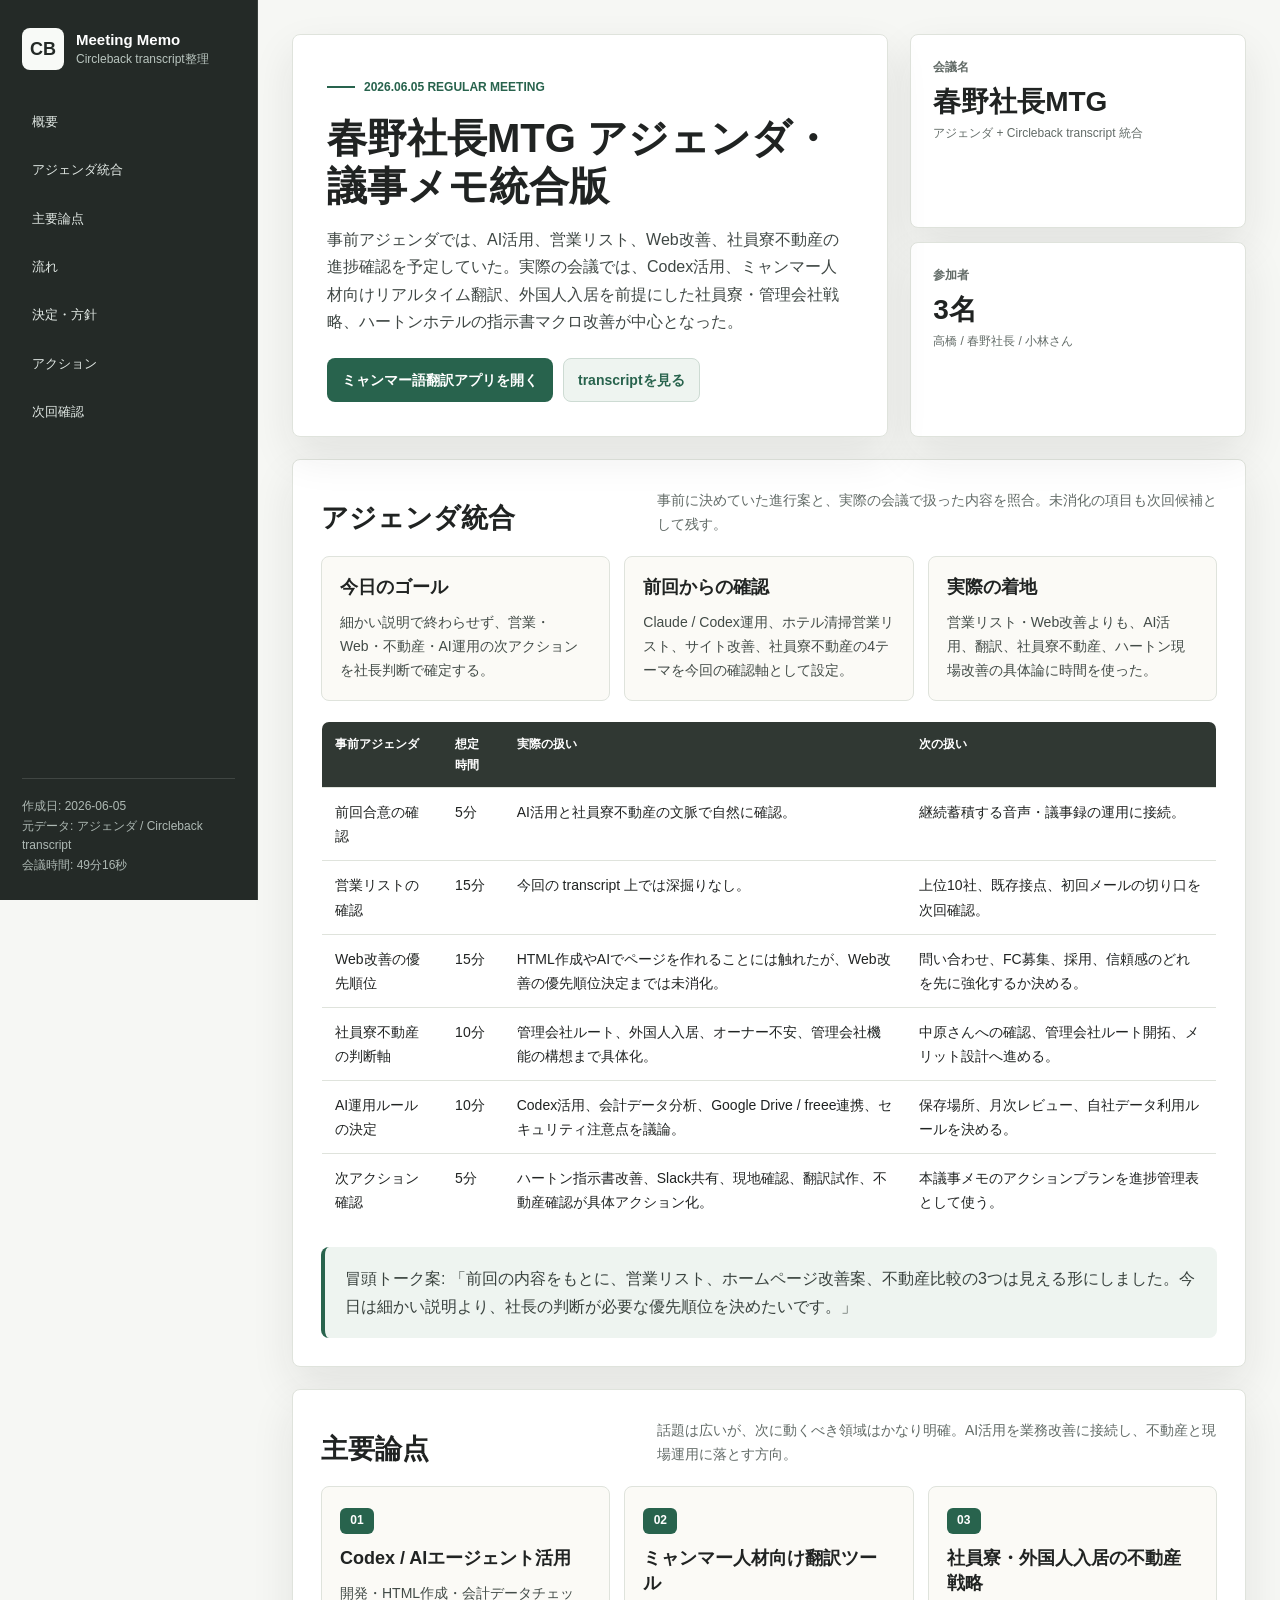
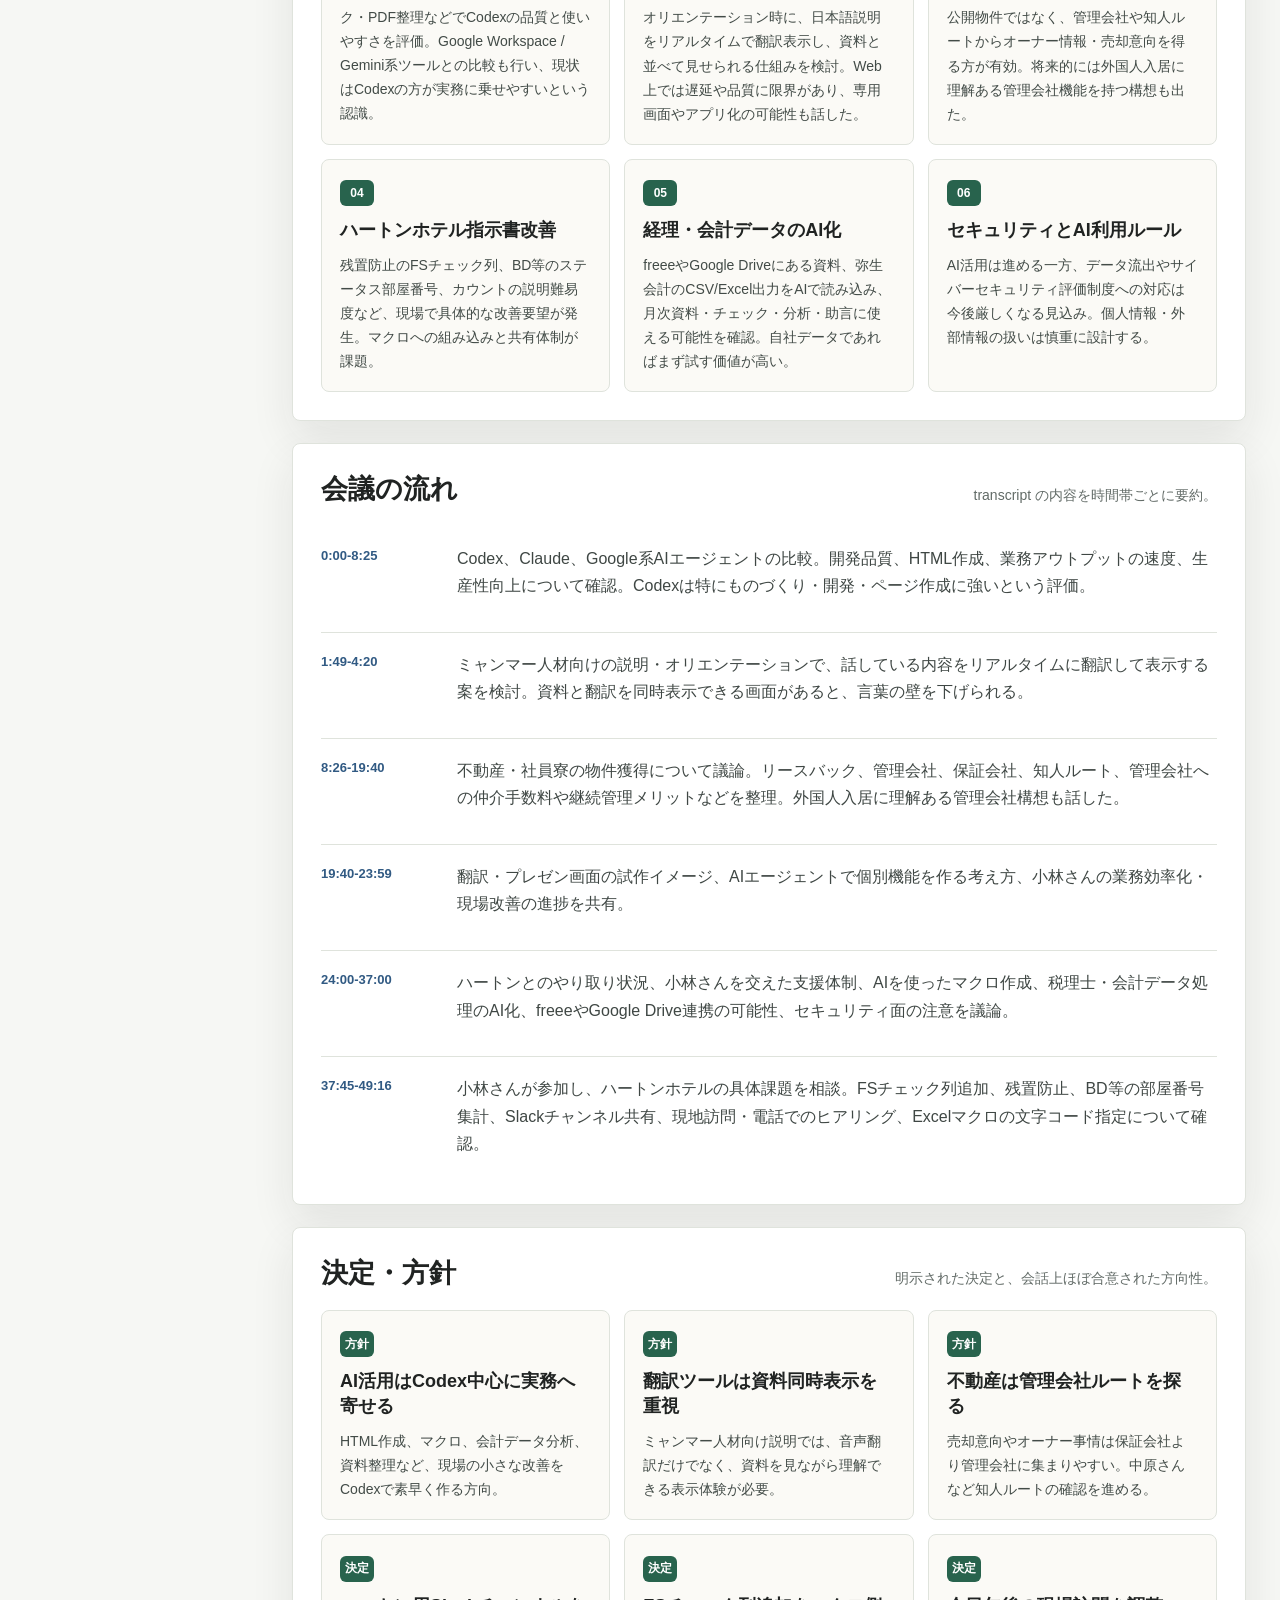
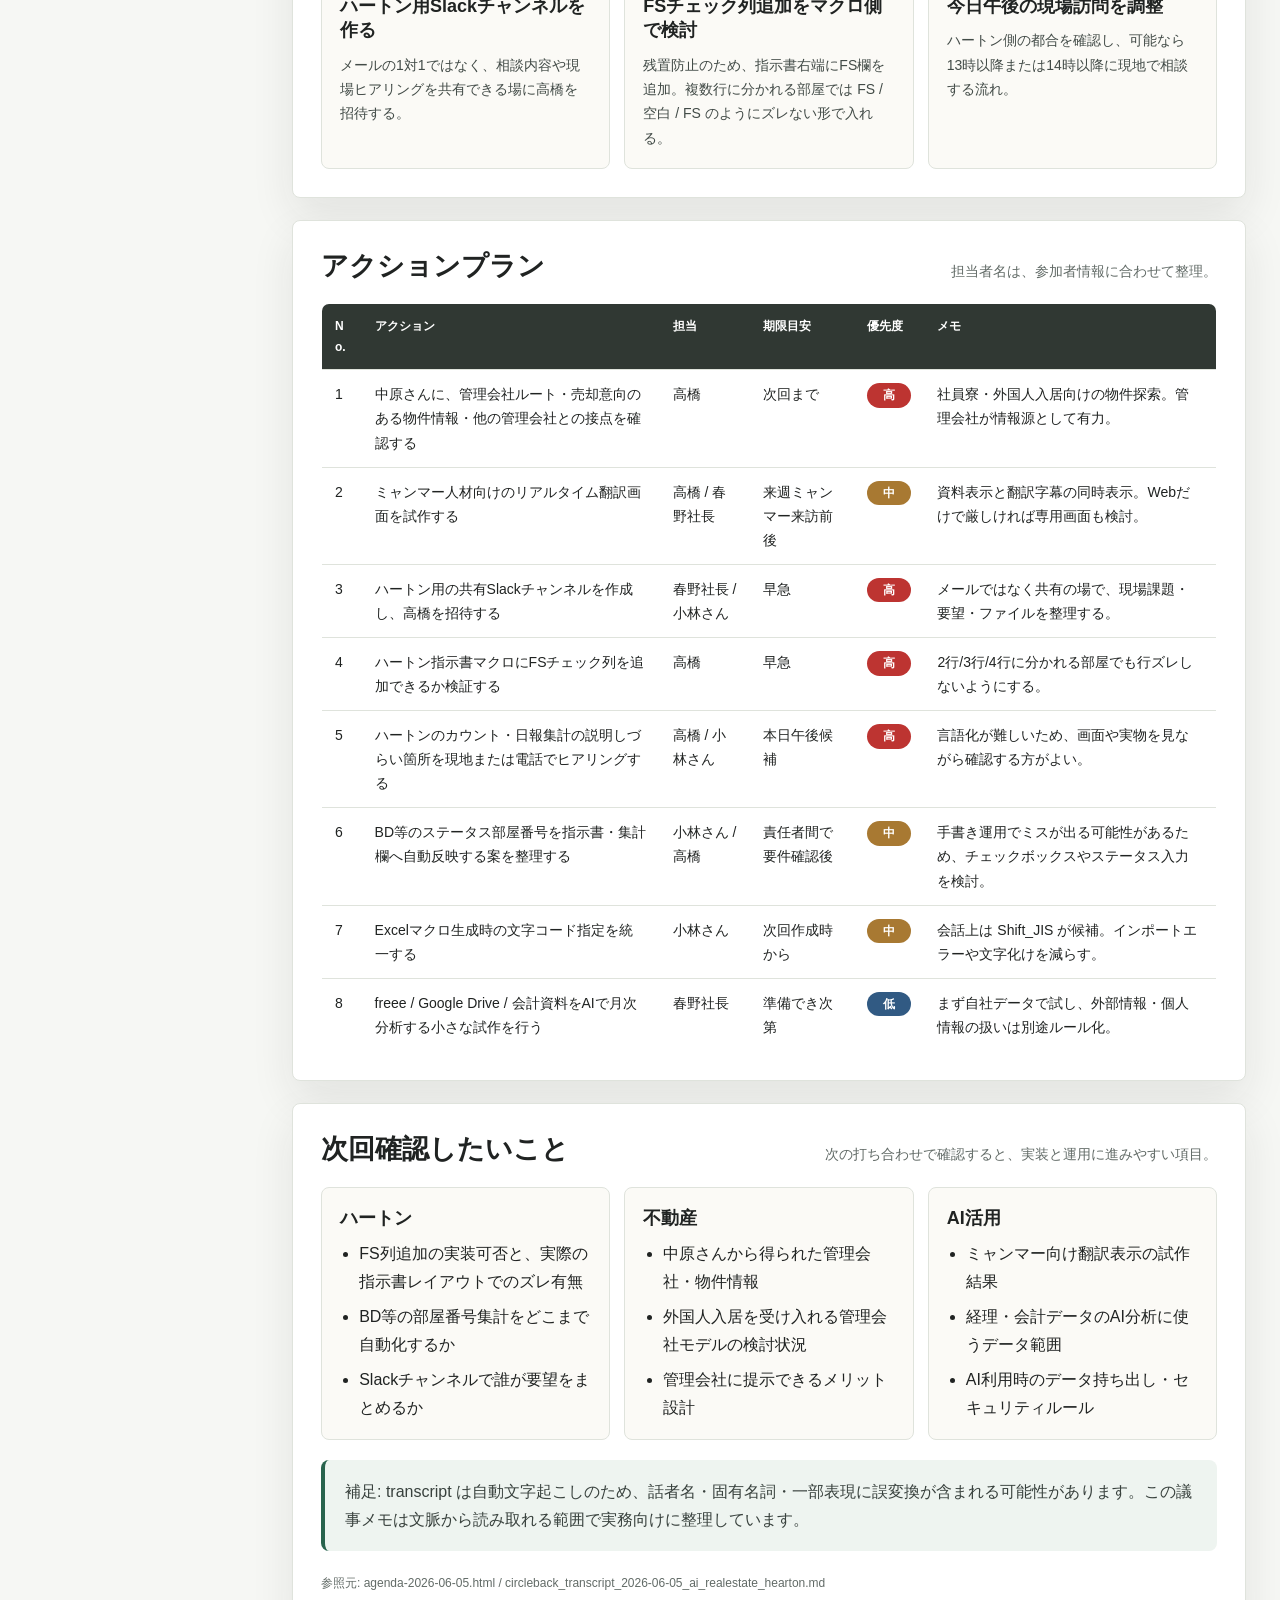
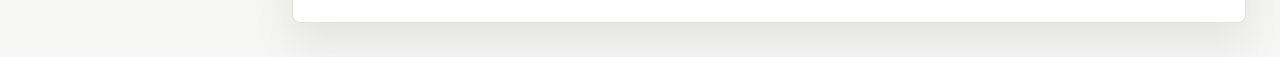
<file: circleback_meeting_report_2026-06-05.html>
<!doctype html>
<html lang="ja">
<head>
  <meta charset="utf-8">
  <meta name="viewport" content="width=device-width, initial-scale=1">
  <title>春野社長MTG アジェンダ・議事メモ統合版</title>
  <style>
    :root {
      color-scheme: light;
      --paper: #f6f7f4;
      --surface: #ffffff;
      --surface-soft: #fbfaf6;
      --ink: #202322;
      --muted: #626b67;
      --line: #dfe3dc;
      --green: #28634d;
      --red: #bd3431;
      --blue: #315a83;
      --gold: #a87932;
      --shadow: 0 18px 44px rgba(31, 35, 32, .09);
    }

    * {
      box-sizing: border-box;
    }

    html {
      scroll-behavior: smooth;
    }

    body {
      margin: 0;
      color: var(--ink);
      font-family: -apple-system, BlinkMacSystemFont, "Hiragino Kaku Gothic ProN", "Yu Gothic", "YuGothic", "Noto Sans JP", sans-serif;
      line-height: 1.72;
      letter-spacing: 0;
      background: var(--paper);
    }

    a {
      color: inherit;
    }

    .page {
      display: grid;
      grid-template-columns: 258px minmax(0, 1fr);
      min-height: 100vh;
    }

    .rail {
      position: sticky;
      top: 0;
      height: 100vh;
      padding: 28px 22px;
      color: #f8faf7;
      background: #242a27;
      border-right: 1px solid rgba(255, 255, 255, .1);
    }

    .brand {
      display: flex;
      gap: 12px;
      align-items: center;
      margin-bottom: 32px;
    }

    .mark {
      display: grid;
      width: 42px;
      height: 42px;
      place-items: center;
      color: #242a27;
      font-size: 18px;
      font-weight: 900;
      background: #f8faf7;
      border-radius: 8px;
    }

    .brand p {
      margin: 0;
      color: #b9c5bf;
      font-size: 12px;
      line-height: 1.45;
    }

    .brand strong {
      display: block;
      color: #fff;
      font-size: 15px;
    }

    .rail nav {
      display: grid;
      gap: 8px;
    }

    .rail a {
      display: block;
      padding: 9px 10px;
      color: #e2e9e5;
      font-size: 13px;
      text-decoration: none;
      border-radius: 8px;
    }

    .rail a:hover {
      color: #fff;
      background: rgba(255, 255, 255, .08);
    }

    .rail-meta {
      position: absolute;
      right: 22px;
      bottom: 24px;
      left: 22px;
      padding-top: 18px;
      color: #aeb9b4;
      font-size: 12px;
      line-height: 1.65;
      border-top: 1px solid rgba(255, 255, 255, .13);
    }

    main {
      padding: 34px;
    }

    .wrap {
      max-width: 1180px;
      margin: 0 auto;
    }

    .hero {
      display: grid;
      grid-template-columns: minmax(0, 1.42fr) minmax(280px, .8fr);
      gap: 22px;
      align-items: stretch;
      margin-bottom: 22px;
    }

    .hero-main,
    .metric,
    .section {
      background: var(--surface);
      border: 1px solid var(--line);
      border-radius: 8px;
      box-shadow: var(--shadow);
    }

    .hero-main {
      position: relative;
      padding: 34px;
      overflow: hidden;
    }

    .kicker {
      display: inline-flex;
      gap: 9px;
      align-items: center;
      color: var(--green);
      font-size: 12px;
      font-weight: 900;
      text-transform: uppercase;
    }

    .kicker::before {
      width: 28px;
      height: 2px;
      content: "";
      background: var(--green);
    }

    h1,
    h2,
    h3,
    p,
    li,
    td,
    th {
      overflow-wrap: anywhere;
    }

    h1 {
      max-width: 850px;
      margin: 18px 0 16px;
      font-size: 40px;
      line-height: 1.18;
      letter-spacing: 0;
    }

    h2 {
      margin: 0;
      font-size: 27px;
      line-height: 1.28;
      letter-spacing: 0;
    }

    h3 {
      margin: 0 0 10px;
      font-size: 18px;
      line-height: 1.38;
      letter-spacing: 0;
    }

    .lead {
      max-width: 850px;
      margin: 0;
      color: #3f4744;
      font-size: 16px;
    }

    .hero-actions {
      display: flex;
      flex-wrap: wrap;
      gap: 10px;
      margin-top: 22px;
    }

    .button-link {
      display: inline-flex;
      min-height: 42px;
      align-items: center;
      justify-content: center;
      padding: 9px 14px;
      color: #fff;
      font-size: 14px;
      font-weight: 900;
      text-decoration: none;
      background: var(--green);
      border: 1px solid rgba(40, 99, 77, .2);
      border-radius: 8px;
    }

    .button-link.secondary {
      color: var(--green);
      background: #eef4f0;
      border-color: #cddbd3;
    }

    .hero-side {
      display: grid;
      gap: 14px;
    }

    .metric {
      min-height: 118px;
      padding: 22px;
    }

    .metric-label {
      color: var(--muted);
      font-size: 12px;
      font-weight: 800;
    }

    .metric-value {
      margin-top: 8px;
      font-size: 28px;
      font-weight: 900;
      line-height: 1.12;
    }

    .metric-note {
      margin-top: 6px;
      color: var(--muted);
      font-size: 12px;
    }

    .section {
      margin-top: 22px;
      padding: 28px;
    }

    .section-head {
      display: flex;
      gap: 20px;
      align-items: end;
      justify-content: space-between;
      margin-bottom: 20px;
    }

    .section-head p {
      max-width: 560px;
      margin: 0;
      color: var(--muted);
      font-size: 14px;
    }

    .grid-3 {
      display: grid;
      grid-template-columns: repeat(3, minmax(0, 1fr));
      gap: 14px;
    }

    .topic,
    .decision,
    .note-card {
      padding: 18px;
      background: var(--surface-soft);
      border: 1px solid var(--line);
      border-radius: 8px;
    }

    .topic strong,
    .decision strong {
      display: inline-flex;
      min-width: 34px;
      height: 26px;
      align-items: center;
      justify-content: center;
      margin-bottom: 12px;
      color: #fff;
      font-size: 12px;
      background: var(--green);
      border-radius: 6px;
    }

    .topic p,
    .decision p,
    .note-card p {
      margin: 0;
      color: #424b47;
      font-size: 14px;
    }

    .timeline {
      display: grid;
      gap: 14px;
    }

    .timeline-item {
      display: grid;
      grid-template-columns: 118px minmax(0, 1fr);
      gap: 18px;
      padding: 18px 0;
      border-top: 1px solid var(--line);
    }

    .timeline-item:first-child {
      border-top: 0;
    }

    .time {
      color: var(--blue);
      font-size: 13px;
      font-weight: 900;
    }

    .timeline-item p {
      margin: 0;
      color: #3f4744;
    }

    ul {
      padding-left: 1.2em;
      margin: 0;
    }

    li + li {
      margin-top: 8px;
    }

    table {
      width: 100%;
      border-collapse: collapse;
      overflow: hidden;
      font-size: 14px;
      background: var(--surface);
      border: 1px solid var(--line);
      border-radius: 8px;
    }

    th,
    td {
      padding: 12px 13px;
      text-align: left;
      vertical-align: top;
      border-bottom: 1px solid var(--line);
    }

    th {
      color: #fff;
      font-size: 12px;
      background: #303833;
    }

    tr:last-child td {
      border-bottom: 0;
    }

    .priority {
      display: inline-flex;
      min-width: 44px;
      justify-content: center;
      padding: 2px 7px;
      color: #fff;
      font-size: 12px;
      font-weight: 900;
      border-radius: 999px;
    }

    .high {
      background: var(--red);
    }

    .mid {
      background: var(--gold);
    }

    .low {
      background: var(--blue);
    }

    .quote {
      padding: 18px 20px;
      color: #38413d;
      background: #eef4f0;
      border-left: 4px solid var(--green);
      border-radius: 8px;
    }

    .quote p {
      margin: 0;
    }

    .footer-note {
      margin: 22px 0 0;
      color: var(--muted);
      font-size: 12px;
    }

    @media (max-width: 980px) {
      .page {
        display: block;
      }

      .rail {
        position: relative;
        height: auto;
      }

      .rail-meta {
        position: static;
        margin-top: 22px;
      }

      .hero,
      .grid-3 {
        grid-template-columns: 1fr;
      }
    }

    @media (max-width: 640px) {
      main {
        padding: 20px 14px;
      }

      .hero-main,
      .section {
        padding: 22px;
      }

      h1 {
        font-size: 30px;
      }

      .section-head {
        display: grid;
      }

      .timeline-item {
        grid-template-columns: 1fr;
        gap: 6px;
      }

      table {
        display: block;
        overflow-x: auto;
        white-space: nowrap;
      }
    }
  </style>
</head>
<body>
  <div class="page">
    <aside class="rail">
      <div class="brand">
        <div class="mark">CB</div>
        <p><strong>Meeting Memo</strong>Circleback transcript整理</p>
      </div>
      <nav aria-label="ページ内ナビゲーション">
        <a href="#summary">概要</a>
        <a href="#agenda">アジェンダ統合</a>
        <a href="#topics">主要論点</a>
        <a href="#timeline">流れ</a>
        <a href="#decisions">決定・方針</a>
        <a href="#actions">アクション</a>
        <a href="#next">次回確認</a>
      </nav>
      <div class="rail-meta">
        <div>作成日: 2026-06-05</div>
        <div>元データ: アジェンダ / Circleback transcript</div>
        <div>会議時間: 49分16秒</div>
      </div>
    </aside>

    <main>
      <div class="wrap">
        <section class="hero" id="summary">
          <div class="hero-main">
            <span class="kicker">2026.06.05 Regular Meeting</span>
            <h1>春野社長MTG アジェンダ・議事メモ統合版</h1>
            <p class="lead">事前アジェンダでは、AI活用、営業リスト、Web改善、社員寮不動産の進捗確認を予定していた。実際の会議では、Codex活用、ミャンマー人材向けリアルタイム翻訳、外国人入居を前提にした社員寮・管理会社戦略、ハートンホテルの指示書マクロ改善が中心となった。</p>
            <div class="hero-actions" aria-label="関連リンク">
              <a class="button-link" href="myanmar-translator.html">ミャンマー語翻訳アプリを開く</a>
              <a class="button-link secondary" href="circleback_transcript_2026-06-05_ai_realestate_hearton.md">transcriptを見る</a>
            </div>
          </div>
          <div class="hero-side">
            <div class="metric">
              <div class="metric-label">会議名</div>
              <div class="metric-value">春野社長MTG</div>
              <div class="metric-note">アジェンダ + Circleback transcript 統合</div>
            </div>
            <div class="metric">
              <div class="metric-label">参加者</div>
              <div class="metric-value">3名</div>
              <div class="metric-note">高橋 / 春野社長 / 小林さん</div>
            </div>
          </div>
        </section>

        <section class="section" id="agenda">
          <div class="section-head">
            <h2>アジェンダ統合</h2>
            <p>事前に決めていた進行案と、実際の会議で扱った内容を照合。未消化の項目も次回候補として残す。</p>
          </div>
          <div class="grid-3">
            <article class="note-card">
              <h3>今日のゴール</h3>
              <p>細かい説明で終わらせず、営業・Web・不動産・AI運用の次アクションを社長判断で確定する。</p>
            </article>
            <article class="note-card">
              <h3>前回からの確認</h3>
              <p>Claude / Codex運用、ホテル清掃営業リスト、サイト改善、社員寮不動産の4テーマを今回の確認軸として設定。</p>
            </article>
            <article class="note-card">
              <h3>実際の着地</h3>
              <p>営業リスト・Web改善よりも、AI活用、翻訳、社員寮不動産、ハートン現場改善の具体論に時間を使った。</p>
            </article>
          </div>

          <table style="margin-top: 20px;">
            <thead>
              <tr>
                <th>事前アジェンダ</th>
                <th>想定時間</th>
                <th>実際の扱い</th>
                <th>次の扱い</th>
              </tr>
            </thead>
            <tbody>
              <tr>
                <td>前回合意の確認</td>
                <td>5分</td>
                <td>AI活用と社員寮不動産の文脈で自然に確認。</td>
                <td>継続蓄積する音声・議事録の運用に接続。</td>
              </tr>
              <tr>
                <td>営業リストの確認</td>
                <td>15分</td>
                <td>今回の transcript 上では深掘りなし。</td>
                <td>上位10社、既存接点、初回メールの切り口を次回確認。</td>
              </tr>
              <tr>
                <td>Web改善の優先順位</td>
                <td>15分</td>
                <td>HTML作成やAIでページを作れることには触れたが、Web改善の優先順位決定までは未消化。</td>
                <td>問い合わせ、FC募集、採用、信頼感のどれを先に強化するか決める。</td>
              </tr>
              <tr>
                <td>社員寮不動産の判断軸</td>
                <td>10分</td>
                <td>管理会社ルート、外国人入居、オーナー不安、管理会社機能の構想まで具体化。</td>
                <td>中原さんへの確認、管理会社ルート開拓、メリット設計へ進める。</td>
              </tr>
              <tr>
                <td>AI運用ルールの決定</td>
                <td>10分</td>
                <td>Codex活用、会計データ分析、Google Drive / freee連携、セキュリティ注意点を議論。</td>
                <td>保存場所、月次レビュー、自社データ利用ルールを決める。</td>
              </tr>
              <tr>
                <td>次アクション確認</td>
                <td>5分</td>
                <td>ハートン指示書改善、Slack共有、現地確認、翻訳試作、不動産確認が具体アクション化。</td>
                <td>本議事メモのアクションプランを進捗管理表として使う。</td>
              </tr>
            </tbody>
          </table>

          <div class="quote" style="margin-top: 20px;">
            <p>冒頭トーク案: 「前回の内容をもとに、営業リスト、ホームページ改善案、不動産比較の3つは見える形にしました。今日は細かい説明より、社長の判断が必要な優先順位を決めたいです。」</p>
          </div>
        </section>

        <section class="section" id="topics">
          <div class="section-head">
            <h2>主要論点</h2>
            <p>話題は広いが、次に動くべき領域はかなり明確。AI活用を業務改善に接続し、不動産と現場運用に落とす方向。</p>
          </div>
          <div class="grid-3">
            <article class="topic">
              <strong>01</strong>
              <h3>Codex / AIエージェント活用</h3>
              <p>開発・HTML作成・会計データチェック・PDF整理などでCodexの品質と使いやすさを評価。Google Workspace / Gemini系ツールとの比較も行い、現状はCodexの方が実務に乗せやすいという認識。</p>
            </article>
            <article class="topic">
              <strong>02</strong>
              <h3>ミャンマー人材向け翻訳ツール</h3>
              <p>オリエンテーション時に、日本語説明をリアルタイムで翻訳表示し、資料と並べて見せられる仕組みを検討。Web上では遅延や品質に限界があり、専用画面やアプリ化の可能性も話した。</p>
            </article>
            <article class="topic">
              <strong>03</strong>
              <h3>社員寮・外国人入居の不動産戦略</h3>
              <p>公開物件ではなく、管理会社や知人ルートからオーナー情報・売却意向を得る方が有効。将来的には外国人入居に理解ある管理会社機能を持つ構想も出た。</p>
            </article>
            <article class="topic">
              <strong>04</strong>
              <h3>ハートンホテル指示書改善</h3>
              <p>残置防止のFSチェック列、BD等のステータス部屋番号、カウントの説明難易度など、現場で具体的な改善要望が発生。マクロへの組み込みと共有体制が課題。</p>
            </article>
            <article class="topic">
              <strong>05</strong>
              <h3>経理・会計データのAI化</h3>
              <p>freeeやGoogle Driveにある資料、弥生会計のCSV/Excel出力をAIで読み込み、月次資料・チェック・分析・助言に使える可能性を確認。自社データであればまず試す価値が高い。</p>
            </article>
            <article class="topic">
              <strong>06</strong>
              <h3>セキュリティとAI利用ルール</h3>
              <p>AI活用は進める一方、データ流出やサイバーセキュリティ評価制度への対応は今後厳しくなる見込み。個人情報・外部情報の扱いは慎重に設計する。</p>
            </article>
          </div>
        </section>

        <section class="section" id="timeline">
          <div class="section-head">
            <h2>会議の流れ</h2>
            <p>transcript の内容を時間帯ごとに要約。</p>
          </div>
          <div class="timeline">
            <div class="timeline-item">
              <div class="time">0:00-8:25</div>
              <p>Codex、Claude、Google系AIエージェントの比較。開発品質、HTML作成、業務アウトプットの速度、生産性向上について確認。Codexは特にものづくり・開発・ページ作成に強いという評価。</p>
            </div>
            <div class="timeline-item">
              <div class="time">1:49-4:20</div>
              <p>ミャンマー人材向けの説明・オリエンテーションで、話している内容をリアルタイムに翻訳して表示する案を検討。資料と翻訳を同時表示できる画面があると、言葉の壁を下げられる。</p>
            </div>
            <div class="timeline-item">
              <div class="time">8:26-19:40</div>
              <p>不動産・社員寮の物件獲得について議論。リースバック、管理会社、保証会社、知人ルート、管理会社への仲介手数料や継続管理メリットなどを整理。外国人入居に理解ある管理会社構想も話した。</p>
            </div>
            <div class="timeline-item">
              <div class="time">19:40-23:59</div>
              <p>翻訳・プレゼン画面の試作イメージ、AIエージェントで個別機能を作る考え方、小林さんの業務効率化・現場改善の進捗を共有。</p>
            </div>
            <div class="timeline-item">
              <div class="time">24:00-37:00</div>
              <p>ハートンとのやり取り状況、小林さんを交えた支援体制、AIを使ったマクロ作成、税理士・会計データ処理のAI化、freeeやGoogle Drive連携の可能性、セキュリティ面の注意を議論。</p>
            </div>
            <div class="timeline-item">
              <div class="time">37:45-49:16</div>
              <p>小林さんが参加し、ハートンホテルの具体課題を相談。FSチェック列追加、残置防止、BD等の部屋番号集計、Slackチャンネル共有、現地訪問・電話でのヒアリング、Excelマクロの文字コード指定について確認。</p>
            </div>
          </div>
        </section>

        <section class="section" id="decisions">
          <div class="section-head">
            <h2>決定・方針</h2>
            <p>明示された決定と、会話上ほぼ合意された方向性。</p>
          </div>
          <div class="grid-3">
            <article class="decision">
              <strong>方針</strong>
              <h3>AI活用はCodex中心に実務へ寄せる</h3>
              <p>HTML作成、マクロ、会計データ分析、資料整理など、現場の小さな改善をCodexで素早く作る方向。</p>
            </article>
            <article class="decision">
              <strong>方針</strong>
              <h3>翻訳ツールは資料同時表示を重視</h3>
              <p>ミャンマー人材向け説明では、音声翻訳だけでなく、資料を見ながら理解できる表示体験が必要。</p>
            </article>
            <article class="decision">
              <strong>方針</strong>
              <h3>不動産は管理会社ルートを探る</h3>
              <p>売却意向やオーナー事情は保証会社より管理会社に集まりやすい。中原さんなど知人ルートの確認を進める。</p>
            </article>
            <article class="decision">
              <strong>決定</strong>
              <h3>ハートン用Slackチャンネルを作る</h3>
              <p>メールの1対1ではなく、相談内容や現場ヒアリングを共有できる場に高橋を招待する。</p>
            </article>
            <article class="decision">
              <strong>決定</strong>
              <h3>FSチェック列追加をマクロ側で検討</h3>
              <p>残置防止のため、指示書右端にFS欄を追加。複数行に分かれる部屋では FS / 空白 / FS のようにズレない形で入れる。</p>
            </article>
            <article class="decision">
              <strong>決定</strong>
              <h3>今日午後の現場訪問を調整</h3>
              <p>ハートン側の都合を確認し、可能なら13時以降または14時以降に現地で相談する流れ。</p>
            </article>
          </div>
        </section>

        <section class="section" id="actions">
          <div class="section-head">
            <h2>アクションプラン</h2>
            <p>担当者名は、参加者情報に合わせて整理。</p>
          </div>
          <table>
            <thead>
              <tr>
                <th>No.</th>
                <th>アクション</th>
                <th>担当</th>
                <th>期限目安</th>
                <th>優先度</th>
                <th>メモ</th>
              </tr>
            </thead>
            <tbody>
              <tr>
                <td>1</td>
                <td>中原さんに、管理会社ルート・売却意向のある物件情報・他の管理会社との接点を確認する</td>
                <td>高橋</td>
                <td>次回まで</td>
                <td><span class="priority high">高</span></td>
                <td>社員寮・外国人入居向けの物件探索。管理会社が情報源として有力。</td>
              </tr>
              <tr>
                <td>2</td>
                <td>ミャンマー人材向けのリアルタイム翻訳画面を試作する</td>
                <td>高橋 / 春野社長</td>
                <td>来週ミャンマー来訪前後</td>
                <td><span class="priority mid">中</span></td>
                <td>資料表示と翻訳字幕の同時表示。Webだけで厳しければ専用画面も検討。</td>
              </tr>
              <tr>
                <td>3</td>
                <td>ハートン用の共有Slackチャンネルを作成し、高橋を招待する</td>
                <td>春野社長 / 小林さん</td>
                <td>早急</td>
                <td><span class="priority high">高</span></td>
                <td>メールではなく共有の場で、現場課題・要望・ファイルを整理する。</td>
              </tr>
              <tr>
                <td>4</td>
                <td>ハートン指示書マクロにFSチェック列を追加できるか検証する</td>
                <td>高橋</td>
                <td>早急</td>
                <td><span class="priority high">高</span></td>
                <td>2行/3行/4行に分かれる部屋でも行ズレしないようにする。</td>
              </tr>
              <tr>
                <td>5</td>
                <td>ハートンのカウント・日報集計の説明しづらい箇所を現地または電話でヒアリングする</td>
                <td>高橋 / 小林さん</td>
                <td>本日午後候補</td>
                <td><span class="priority high">高</span></td>
                <td>言語化が難しいため、画面や実物を見ながら確認する方がよい。</td>
              </tr>
              <tr>
                <td>6</td>
                <td>BD等のステータス部屋番号を指示書・集計欄へ自動反映する案を整理する</td>
                <td>小林さん / 高橋</td>
                <td>責任者間で要件確認後</td>
                <td><span class="priority mid">中</span></td>
                <td>手書き運用でミスが出る可能性があるため、チェックボックスやステータス入力を検討。</td>
              </tr>
              <tr>
                <td>7</td>
                <td>Excelマクロ生成時の文字コード指定を統一する</td>
                <td>小林さん</td>
                <td>次回作成時から</td>
                <td><span class="priority mid">中</span></td>
                <td>会話上は Shift_JIS が候補。インポートエラーや文字化けを減らす。</td>
              </tr>
              <tr>
                <td>8</td>
                <td>freee / Google Drive / 会計資料をAIで月次分析する小さな試作を行う</td>
                <td>春野社長</td>
                <td>準備でき次第</td>
                <td><span class="priority low">低</span></td>
                <td>まず自社データで試し、外部情報・個人情報の扱いは別途ルール化。</td>
              </tr>
            </tbody>
          </table>
        </section>

        <section class="section" id="next">
          <div class="section-head">
            <h2>次回確認したいこと</h2>
            <p>次の打ち合わせで確認すると、実装と運用に進みやすい項目。</p>
          </div>
          <div class="grid-3">
            <div class="note-card">
              <h3>ハートン</h3>
              <ul>
                <li>FS列追加の実装可否と、実際の指示書レイアウトでのズレ有無</li>
                <li>BD等の部屋番号集計をどこまで自動化するか</li>
                <li>Slackチャンネルで誰が要望をまとめるか</li>
              </ul>
            </div>
            <div class="note-card">
              <h3>不動産</h3>
              <ul>
                <li>中原さんから得られた管理会社・物件情報</li>
                <li>外国人入居を受け入れる管理会社モデルの検討状況</li>
                <li>管理会社に提示できるメリット設計</li>
              </ul>
            </div>
            <div class="note-card">
              <h3>AI活用</h3>
              <ul>
                <li>ミャンマー向け翻訳表示の試作結果</li>
                <li>経理・会計データのAI分析に使うデータ範囲</li>
                <li>AI利用時のデータ持ち出し・セキュリティルール</li>
              </ul>
            </div>
          </div>

          <div class="quote" style="margin-top: 20px;">
            <p>補足: transcript は自動文字起こしのため、話者名・固有名詞・一部表現に誤変換が含まれる可能性があります。この議事メモは文脈から読み取れる範囲で実務向けに整理しています。</p>
          </div>
          <p class="footer-note">参照元: agenda-2026-06-05.html / circleback_transcript_2026-06-05_ai_realestate_hearton.md</p>
        </section>
      </div>
    </main>
  </div>
</body>
</html>
</file>
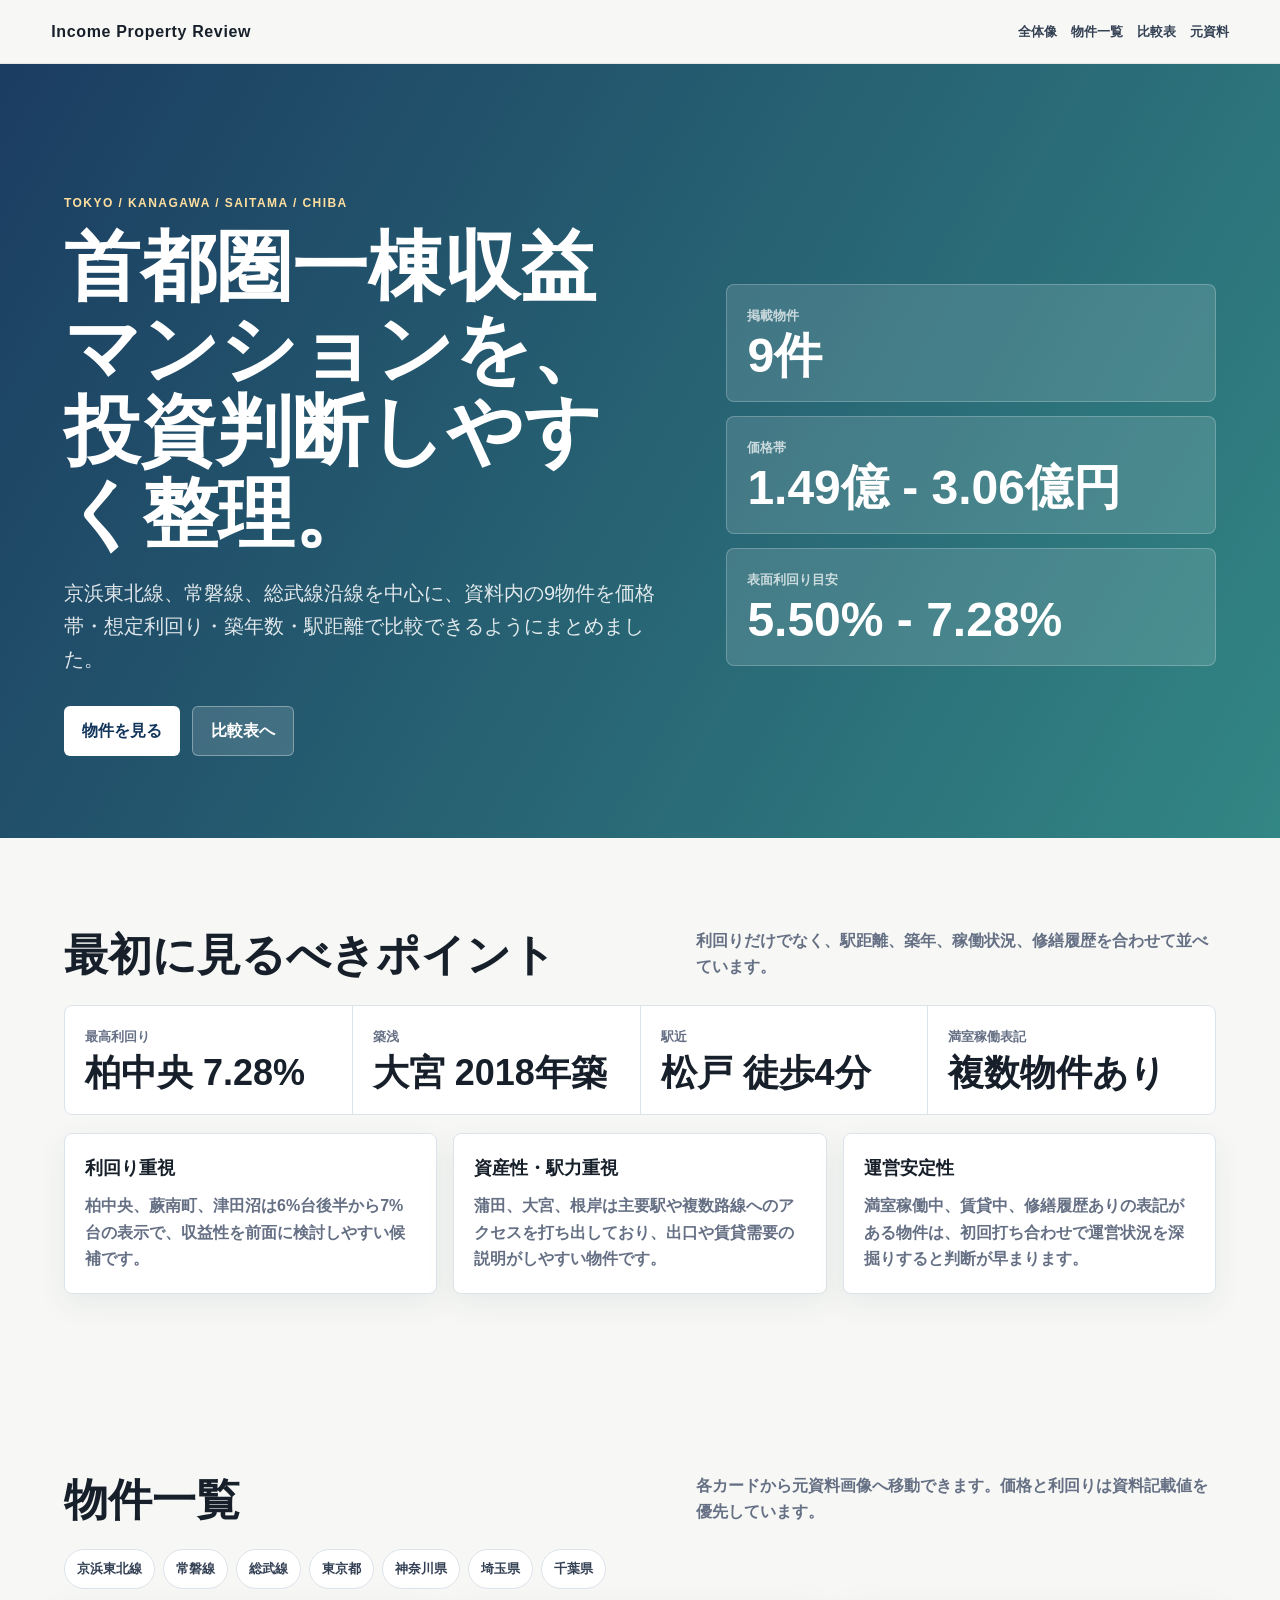
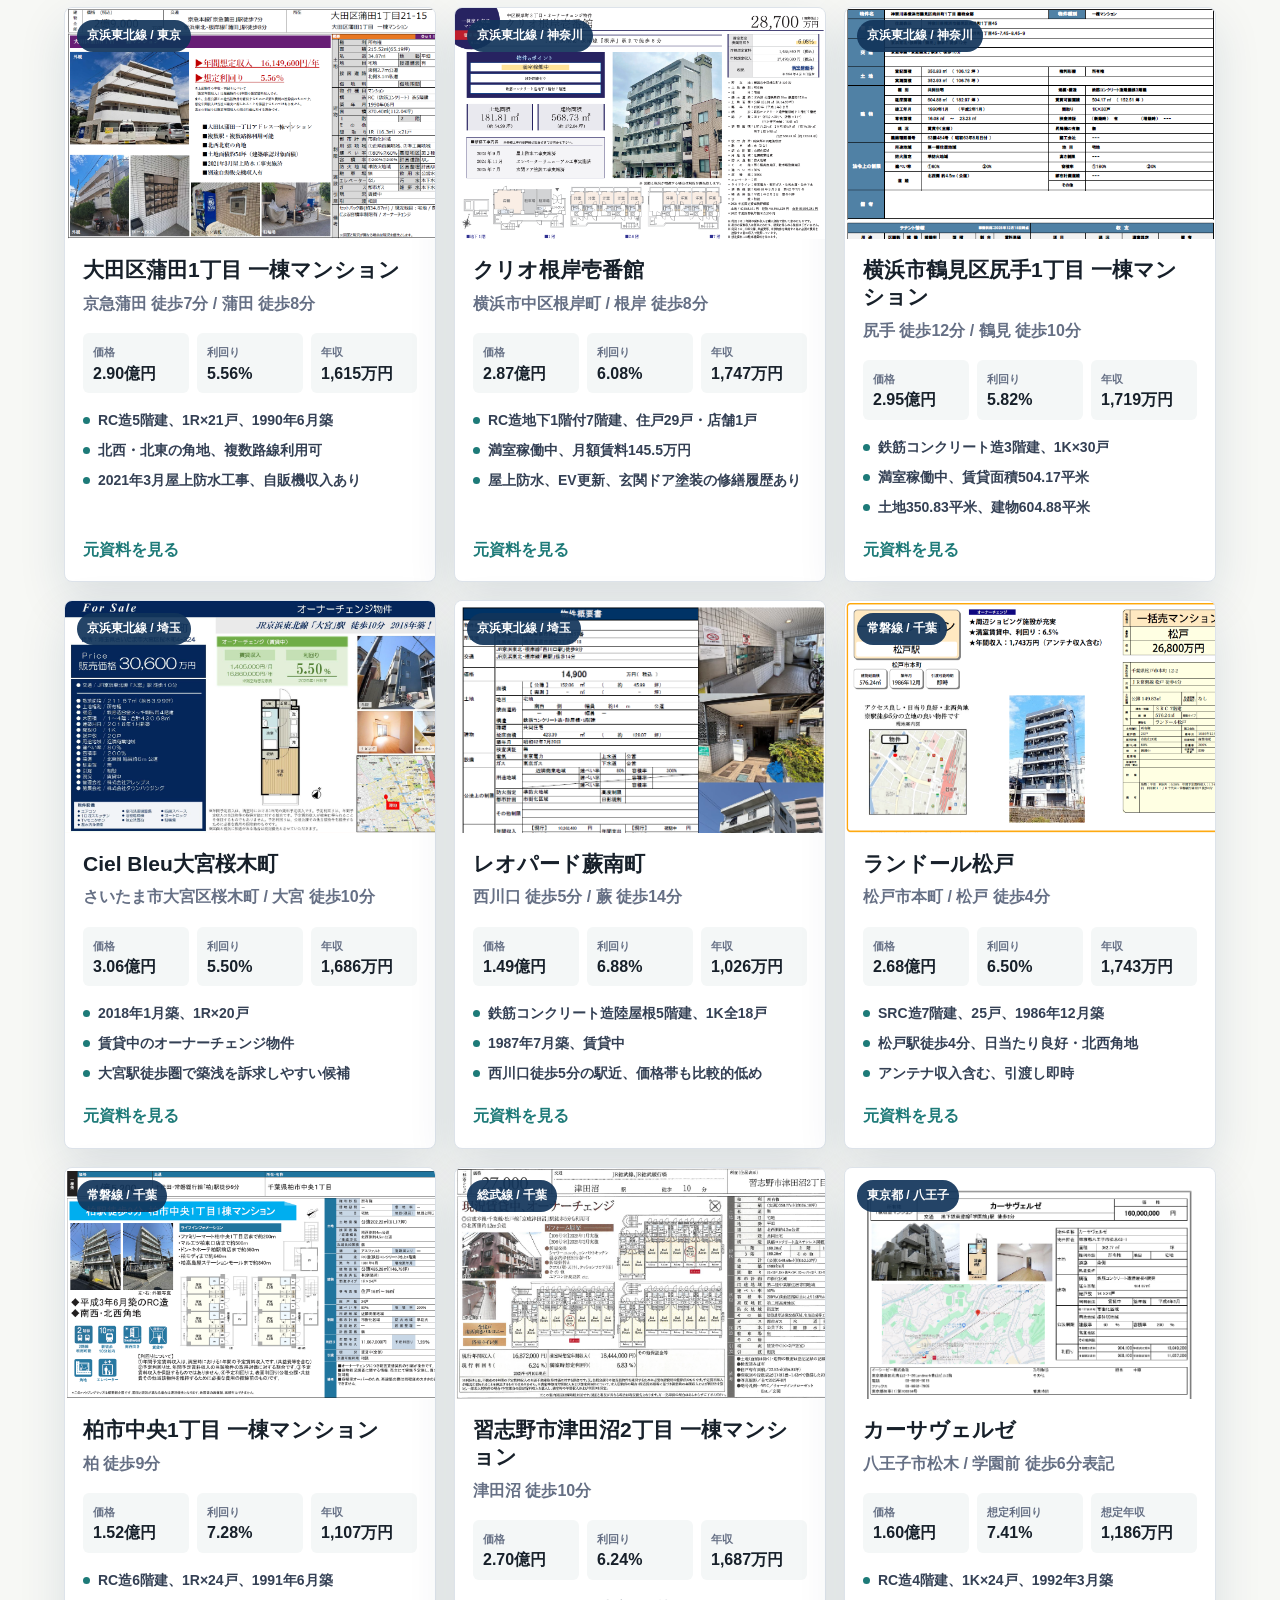
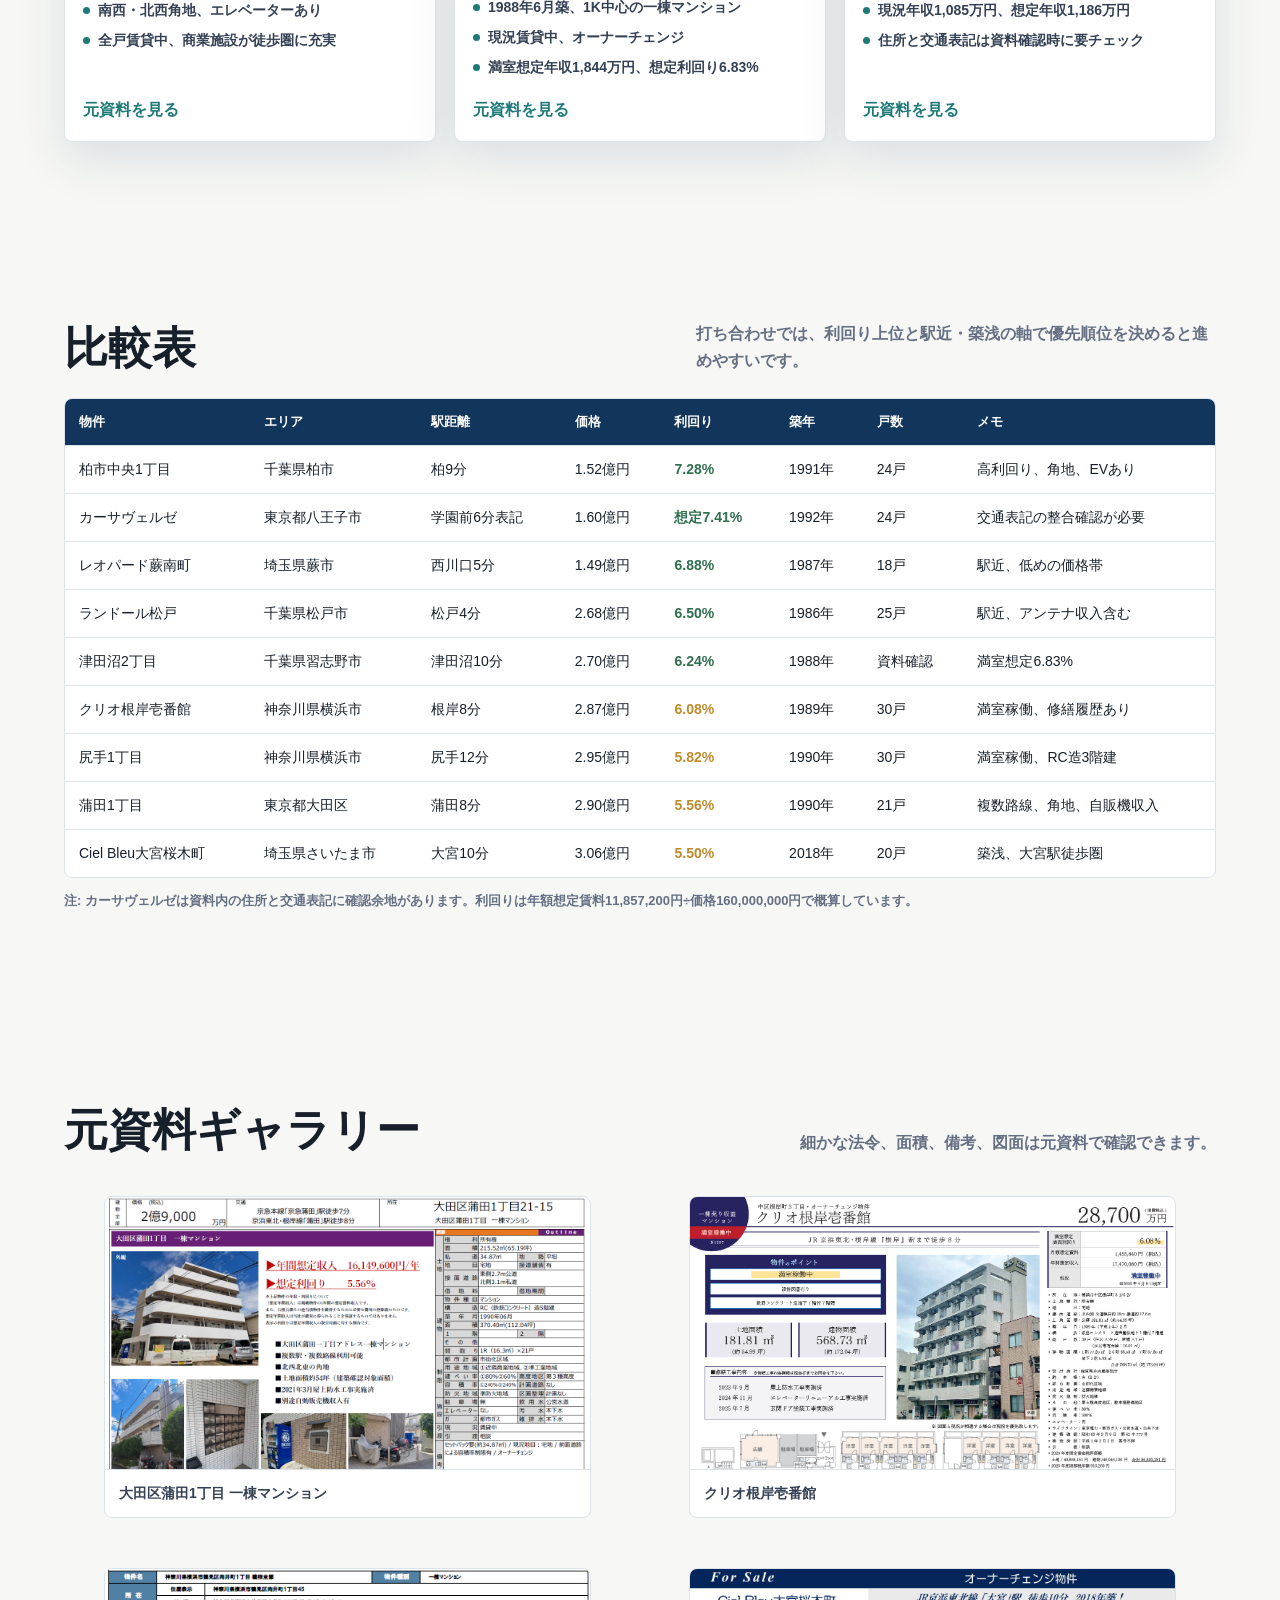
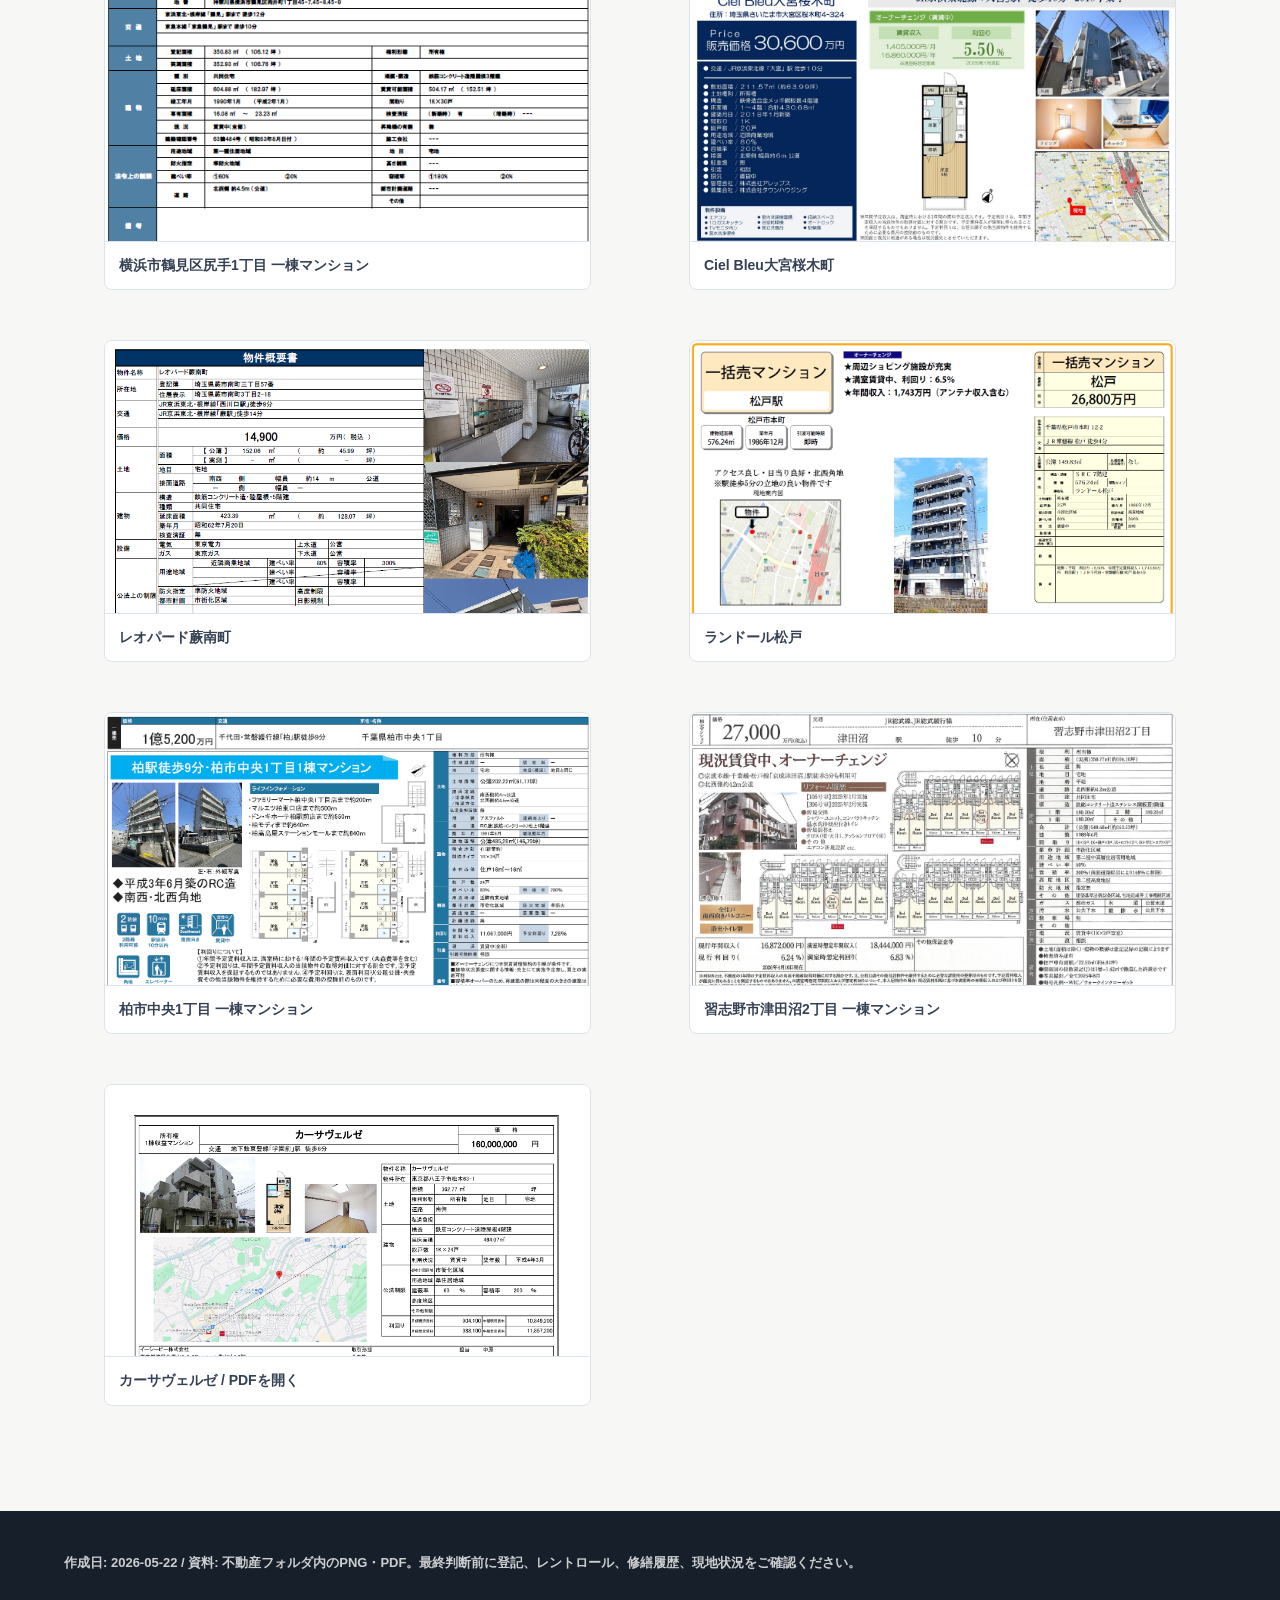
<file: real-estate.html>
<!doctype html>
<html lang="ja">
<head>
  <meta charset="utf-8">
  <meta name="viewport" content="width=device-width, initial-scale=1">
  <title>首都圏一棟収益マンション比較資料</title>
  <meta name="description" content="不動産フォルダ内の一棟収益マンション資料を、価格・利回り・エリア・築年数で比較できるホームページです。">
  <link rel="stylesheet" href="real-estate.css">
</head>
<body>
  <header class="estate-header">
    <a class="estate-brand" href="#top">Income Property Review</a>
    <nav class="estate-nav" aria-label="ページ内ナビゲーション">
      <a href="#summary">全体像</a>
      <a href="#properties">物件一覧</a>
      <a href="#compare">比較表</a>
      <a href="#gallery">元資料</a>
    </nav>
  </header>

  <main id="top">
    <section class="hero">
      <div>
        <p class="eyebrow">Tokyo / Kanagawa / Saitama / Chiba</p>
        <h1>首都圏一棟収益マンションを、投資判断しやすく整理。</h1>
        <p class="hero-lead">京浜東北線、常磐線、総武線沿線を中心に、資料内の9物件を価格帯・想定利回り・築年数・駅距離で比較できるようにまとめました。</p>
        <div class="hero-actions">
          <a class="button" href="#properties">物件を見る</a>
          <a class="button secondary" href="#compare">比較表へ</a>
        </div>
      </div>
      <div class="hero-panel" aria-label="資料の概要">
        <div class="hero-stat">
          <span>掲載物件</span>
          <strong>9件</strong>
        </div>
        <div class="hero-stat">
          <span>価格帯</span>
          <strong>1.49億 - 3.06億円</strong>
        </div>
        <div class="hero-stat">
          <span>表面利回り目安</span>
          <strong>5.50% - 7.28%</strong>
        </div>
      </div>
    </section>

    <section id="summary" class="section">
      <div class="section-heading">
        <h2>最初に見るべきポイント</h2>
        <p>利回りだけでなく、駅距離、築年、稼働状況、修繕履歴を合わせて並べています。</p>
      </div>
      <div class="market-strip">
        <div><span>最高利回り</span><strong>柏中央 7.28%</strong></div>
        <div><span>築浅</span><strong>大宮 2018年築</strong></div>
        <div><span>駅近</span><strong>松戸 徒歩4分</strong></div>
        <div><span>満室稼働表記</span><strong>複数物件あり</strong></div>
      </div>
      <div class="highlight-grid" style="margin-top:18px">
        <article class="highlight">
          <h3>利回り重視</h3>
          <p>柏中央、蕨南町、津田沼は6%台後半から7%台の表示で、収益性を前面に検討しやすい候補です。</p>
        </article>
        <article class="highlight">
          <h3>資産性・駅力重視</h3>
          <p>蒲田、大宮、根岸は主要駅や複数路線へのアクセスを打ち出しており、出口や賃貸需要の説明がしやすい物件です。</p>
        </article>
        <article class="highlight">
          <h3>運営安定性</h3>
          <p>満室稼働中、賃貸中、修繕履歴ありの表記がある物件は、初回打ち合わせで運営状況を深掘りすると判断が早まります。</p>
        </article>
      </div>
    </section>

    <section id="properties" class="section">
      <div class="section-heading">
        <h2>物件一覧</h2>
        <p>各カードから元資料画像へ移動できます。価格と利回りは資料記載値を優先しています。</p>
      </div>
      <div class="filters" aria-label="沿線カテゴリ">
        <span class="filter-chip">京浜東北線</span>
        <span class="filter-chip">常磐線</span>
        <span class="filter-chip">総武線</span>
        <span class="filter-chip">東京都</span>
        <span class="filter-chip">神奈川県</span>
        <span class="filter-chip">埼玉県</span>
        <span class="filter-chip">千葉県</span>
      </div>

      <div class="property-grid">
        <article class="property-card">
          <div class="property-media">
            <img src="real-estate-assets/keihin-tokyo-kamata.png" alt="大田区蒲田1丁目 一棟マンション資料">
            <span class="badge">京浜東北線 / 東京</span>
          </div>
          <div class="property-body">
            <h3>大田区蒲田1丁目 一棟マンション</h3>
            <p class="location">京急蒲田 徒歩7分 / 蒲田 徒歩8分</p>
            <div class="metrics">
              <div><span>価格</span><strong>2.90億円</strong></div>
              <div><span>利回り</span><strong>5.56%</strong></div>
              <div><span>年収</span><strong>1,615万円</strong></div>
            </div>
            <ul class="property-points">
              <li>RC造5階建、1R×21戸、1990年6月築</li>
              <li>北西・北東の角地、複数路線利用可</li>
              <li>2021年3月屋上防水工事、自販機収入あり</li>
            </ul>
            <a class="property-link" href="#gallery-kamata">元資料を見る</a>
          </div>
        </article>

        <article class="property-card">
          <div class="property-media">
            <img src="real-estate-assets/keihin-kanagawa-negishi.png" alt="クリオ根岸壱番館資料">
            <span class="badge">京浜東北線 / 神奈川</span>
          </div>
          <div class="property-body">
            <h3>クリオ根岸壱番館</h3>
            <p class="location">横浜市中区根岸町 / 根岸 徒歩8分</p>
            <div class="metrics">
              <div><span>価格</span><strong>2.87億円</strong></div>
              <div><span>利回り</span><strong>6.08%</strong></div>
              <div><span>年収</span><strong>1,747万円</strong></div>
            </div>
            <ul class="property-points">
              <li>RC造地下1階付7階建、住戸29戸・店舗1戸</li>
              <li>満室稼働中、月額賃料145.5万円</li>
              <li>屋上防水、EV更新、玄関ドア塗装の修繕履歴あり</li>
            </ul>
            <a class="property-link" href="#gallery-negishi">元資料を見る</a>
          </div>
        </article>

        <article class="property-card">
          <div class="property-media">
            <img src="real-estate-assets/keihin-kanagawa-shitte.png" alt="尻手1丁目一棟マンション資料">
            <span class="badge">京浜東北線 / 神奈川</span>
          </div>
          <div class="property-body">
            <h3>横浜市鶴見区尻手1丁目 一棟マンション</h3>
            <p class="location">尻手 徒歩12分 / 鶴見 徒歩10分</p>
            <div class="metrics">
              <div><span>価格</span><strong>2.95億円</strong></div>
              <div><span>利回り</span><strong>5.82%</strong></div>
              <div><span>年収</span><strong>1,719万円</strong></div>
            </div>
            <ul class="property-points">
              <li>鉄筋コンクリート造3階建、1K×30戸</li>
              <li>満室稼働中、賃貸面積504.17平米</li>
              <li>土地350.83平米、建物604.88平米</li>
            </ul>
            <a class="property-link" href="#gallery-shitte">元資料を見る</a>
          </div>
        </article>

        <article class="property-card">
          <div class="property-media">
            <img src="real-estate-assets/keihin-saitama-omiya.png" alt="Ciel Bleu大宮桜木町資料">
            <span class="badge">京浜東北線 / 埼玉</span>
          </div>
          <div class="property-body">
            <h3>Ciel Bleu大宮桜木町</h3>
            <p class="location">さいたま市大宮区桜木町 / 大宮 徒歩10分</p>
            <div class="metrics">
              <div><span>価格</span><strong>3.06億円</strong></div>
              <div><span>利回り</span><strong>5.50%</strong></div>
              <div><span>年収</span><strong>1,686万円</strong></div>
            </div>
            <ul class="property-points">
              <li>2018年1月築、1R×20戸</li>
              <li>賃貸中のオーナーチェンジ物件</li>
              <li>大宮駅徒歩圏で築浅を訴求しやすい候補</li>
            </ul>
            <a class="property-link" href="#gallery-omiya">元資料を見る</a>
          </div>
        </article>

        <article class="property-card">
          <div class="property-media">
            <img src="real-estate-assets/keihin-saitama-warabi.png" alt="レオパード蕨南町資料">
            <span class="badge">京浜東北線 / 埼玉</span>
          </div>
          <div class="property-body">
            <h3>レオパード蕨南町</h3>
            <p class="location">西川口 徒歩5分 / 蕨 徒歩14分</p>
            <div class="metrics">
              <div><span>価格</span><strong>1.49億円</strong></div>
              <div><span>利回り</span><strong>6.88%</strong></div>
              <div><span>年収</span><strong>1,026万円</strong></div>
            </div>
            <ul class="property-points">
              <li>鉄筋コンクリート造陸屋根5階建、1K全18戸</li>
              <li>1987年7月築、賃貸中</li>
              <li>西川口徒歩5分の駅近、価格帯も比較的低め</li>
            </ul>
            <a class="property-link" href="#gallery-warabi">元資料を見る</a>
          </div>
        </article>

        <article class="property-card">
          <div class="property-media">
            <img src="real-estate-assets/jobanchiba-matsudo.png" alt="ランドール松戸資料">
            <span class="badge">常磐線 / 千葉</span>
          </div>
          <div class="property-body">
            <h3>ランドール松戸</h3>
            <p class="location">松戸市本町 / 松戸 徒歩4分</p>
            <div class="metrics">
              <div><span>価格</span><strong>2.68億円</strong></div>
              <div><span>利回り</span><strong>6.50%</strong></div>
              <div><span>年収</span><strong>1,743万円</strong></div>
            </div>
            <ul class="property-points">
              <li>SRC造7階建、25戸、1986年12月築</li>
              <li>松戸駅徒歩4分、日当たり良好・北西角地</li>
              <li>アンテナ収入含む、引渡し即時</li>
            </ul>
            <a class="property-link" href="#gallery-matsudo">元資料を見る</a>
          </div>
        </article>

        <article class="property-card">
          <div class="property-media">
            <img src="real-estate-assets/jobanchiba-kashiwa.png" alt="柏市中央1丁目一棟マンション資料">
            <span class="badge">常磐線 / 千葉</span>
          </div>
          <div class="property-body">
            <h3>柏市中央1丁目 一棟マンション</h3>
            <p class="location">柏 徒歩9分</p>
            <div class="metrics">
              <div><span>価格</span><strong>1.52億円</strong></div>
              <div><span>利回り</span><strong>7.28%</strong></div>
              <div><span>年収</span><strong>1,107万円</strong></div>
            </div>
            <ul class="property-points">
              <li>RC造6階建、1R×24戸、1991年6月築</li>
              <li>南西・北西角地、エレベーターあり</li>
              <li>全戸賃貸中、商業施設が徒歩圏に充実</li>
            </ul>
            <a class="property-link" href="#gallery-kashiwa">元資料を見る</a>
          </div>
        </article>

        <article class="property-card">
          <div class="property-media">
            <img src="real-estate-assets/sobuchiba-tsudanuma.png" alt="津田沼一棟マンション資料">
            <span class="badge">総武線 / 千葉</span>
          </div>
          <div class="property-body">
            <h3>習志野市津田沼2丁目 一棟マンション</h3>
            <p class="location">津田沼 徒歩10分</p>
            <div class="metrics">
              <div><span>価格</span><strong>2.70億円</strong></div>
              <div><span>利回り</span><strong>6.24%</strong></div>
              <div><span>年収</span><strong>1,687万円</strong></div>
            </div>
            <ul class="property-points">
              <li>1988年6月築、1K中心の一棟マンション</li>
              <li>現況賃貸中、オーナーチェンジ</li>
              <li>満室想定年収1,844万円、想定利回り6.83%</li>
            </ul>
            <a class="property-link" href="#gallery-tsudanuma">元資料を見る</a>
          </div>
        </article>

        <article class="property-card">
          <div class="property-media">
            <img src="real-estate-assets/casa-velze.png" alt="カーサヴェルゼ資料">
            <span class="badge">東京都 / 八王子</span>
          </div>
          <div class="property-body">
            <h3>カーサヴェルゼ</h3>
            <p class="location">八王子市松木 / 学園前 徒歩6分表記</p>
            <div class="metrics">
              <div><span>価格</span><strong>1.60億円</strong></div>
              <div><span>想定利回り</span><strong>7.41%</strong></div>
              <div><span>想定年収</span><strong>1,186万円</strong></div>
            </div>
            <ul class="property-points">
              <li>RC造4階建、1K×24戸、1992年3月築</li>
              <li>現況年収1,085万円、想定年収1,186万円</li>
              <li>住所と交通表記は資料確認時に要チェック</li>
            </ul>
            <a class="property-link" href="#gallery-casa">元資料を見る</a>
          </div>
        </article>
      </div>
    </section>

    <section id="compare" class="section">
      <div class="section-heading">
        <h2>比較表</h2>
        <p>打ち合わせでは、利回り上位と駅近・築浅の軸で優先順位を決めると進めやすいです。</p>
      </div>
      <div class="comparison-wrap">
        <table class="comparison-table">
          <thead>
            <tr>
              <th>物件</th>
              <th>エリア</th>
              <th>駅距離</th>
              <th>価格</th>
              <th>利回り</th>
              <th>築年</th>
              <th>戸数</th>
              <th>メモ</th>
            </tr>
          </thead>
          <tbody>
            <tr><td>柏市中央1丁目</td><td>千葉県柏市</td><td>柏9分</td><td>1.52億円</td><td class="yield-high">7.28%</td><td>1991年</td><td>24戸</td><td>高利回り、角地、EVあり</td></tr>
            <tr><td>カーサヴェルゼ</td><td>東京都八王子市</td><td>学園前6分表記</td><td>1.60億円</td><td class="yield-high">想定7.41%</td><td>1992年</td><td>24戸</td><td>交通表記の整合確認が必要</td></tr>
            <tr><td>レオパード蕨南町</td><td>埼玉県蕨市</td><td>西川口5分</td><td>1.49億円</td><td class="yield-high">6.88%</td><td>1987年</td><td>18戸</td><td>駅近、低めの価格帯</td></tr>
            <tr><td>ランドール松戸</td><td>千葉県松戸市</td><td>松戸4分</td><td>2.68億円</td><td class="yield-high">6.50%</td><td>1986年</td><td>25戸</td><td>駅近、アンテナ収入含む</td></tr>
            <tr><td>津田沼2丁目</td><td>千葉県習志野市</td><td>津田沼10分</td><td>2.70億円</td><td class="yield-high">6.24%</td><td>1988年</td><td>資料確認</td><td>満室想定6.83%</td></tr>
            <tr><td>クリオ根岸壱番館</td><td>神奈川県横浜市</td><td>根岸8分</td><td>2.87億円</td><td class="yield-mid">6.08%</td><td>1989年</td><td>30戸</td><td>満室稼働、修繕履歴あり</td></tr>
            <tr><td>尻手1丁目</td><td>神奈川県横浜市</td><td>尻手12分</td><td>2.95億円</td><td class="yield-mid">5.82%</td><td>1990年</td><td>30戸</td><td>満室稼働、RC造3階建</td></tr>
            <tr><td>蒲田1丁目</td><td>東京都大田区</td><td>蒲田8分</td><td>2.90億円</td><td class="yield-mid">5.56%</td><td>1990年</td><td>21戸</td><td>複数路線、角地、自販機収入</td></tr>
            <tr><td>Ciel Bleu大宮桜木町</td><td>埼玉県さいたま市</td><td>大宮10分</td><td>3.06億円</td><td class="yield-mid">5.50%</td><td>2018年</td><td>20戸</td><td>築浅、大宮駅徒歩圏</td></tr>
          </tbody>
        </table>
      </div>
      <p class="note">注: カーサヴェルゼは資料内の住所と交通表記に確認余地があります。利回りは年額想定賃料11,857,200円÷価格160,000,000円で概算しています。</p>
    </section>

    <section id="gallery" class="section">
      <div class="section-heading">
        <h2>元資料ギャラリー</h2>
        <p>細かな法令、面積、備考、図面は元資料で確認できます。</p>
      </div>
      <div class="gallery-grid">
        <figure id="gallery-kamata" class="gallery-item"><img src="real-estate-assets/keihin-tokyo-kamata.png" alt="大田区蒲田1丁目資料"><figcaption>大田区蒲田1丁目 一棟マンション</figcaption></figure>
        <figure id="gallery-negishi" class="gallery-item"><img src="real-estate-assets/keihin-kanagawa-negishi.png" alt="クリオ根岸壱番館資料"><figcaption>クリオ根岸壱番館</figcaption></figure>
        <figure id="gallery-shitte" class="gallery-item"><img src="real-estate-assets/keihin-kanagawa-shitte.png" alt="尻手1丁目資料"><figcaption>横浜市鶴見区尻手1丁目 一棟マンション</figcaption></figure>
        <figure id="gallery-omiya" class="gallery-item"><img src="real-estate-assets/keihin-saitama-omiya.png" alt="Ciel Bleu大宮桜木町資料"><figcaption>Ciel Bleu大宮桜木町</figcaption></figure>
        <figure id="gallery-warabi" class="gallery-item"><img src="real-estate-assets/keihin-saitama-warabi.png" alt="レオパード蕨南町資料"><figcaption>レオパード蕨南町</figcaption></figure>
        <figure id="gallery-matsudo" class="gallery-item"><img src="real-estate-assets/jobanchiba-matsudo.png" alt="ランドール松戸資料"><figcaption>ランドール松戸</figcaption></figure>
        <figure id="gallery-kashiwa" class="gallery-item"><img src="real-estate-assets/jobanchiba-kashiwa.png" alt="柏市中央1丁目資料"><figcaption>柏市中央1丁目 一棟マンション</figcaption></figure>
        <figure id="gallery-tsudanuma" class="gallery-item"><img src="real-estate-assets/sobuchiba-tsudanuma.png" alt="津田沼2丁目資料"><figcaption>習志野市津田沼2丁目 一棟マンション</figcaption></figure>
        <figure id="gallery-casa" class="gallery-item"><img src="real-estate-assets/casa-velze.png" alt="カーサヴェルゼ資料"><figcaption>カーサヴェルゼ / <a href="real-estate-assets/casa-velze.pdf">PDFを開く</a></figcaption></figure>
      </div>
    </section>
  </main>

  <footer class="footer">
    <p>作成日: 2026-05-22 / 資料: 不動産フォルダ内のPNG・PDF。最終判断前に登記、レントロール、修繕履歴、現地状況をご確認ください。</p>
  </footer>
</body>
</html>
</file>
<file: real-estate.css>
:root {
  --ink: #17202a;
  --muted: #667085;
  --line: #dde3ea;
  --paper: #f7f8f5;
  --white: #ffffff;
  --navy: #12355b;
  --teal: #1d7a78;
  --red: #c0433a;
  --amber: #c18a2b;
  --green: #2f6f4e;
  --shadow: 0 18px 48px rgba(18, 53, 91, .12);
}

* {
  box-sizing: border-box;
}

html {
  scroll-behavior: smooth;
}

body {
  margin: 0;
  color: var(--ink);
  font-family: -apple-system, BlinkMacSystemFont, "Hiragino Kaku Gothic ProN", "Yu Gothic", "YuGothic", "Noto Sans JP", sans-serif;
  line-height: 1.65;
  background: var(--paper);
}

img {
  display: block;
  max-width: 100%;
}

a {
  color: inherit;
  text-decoration: none;
}

.estate-header {
  position: sticky;
  top: 0;
  z-index: 10;
  display: flex;
  align-items: center;
  justify-content: space-between;
  gap: 20px;
  padding: 14px clamp(18px, 4vw, 52px);
  background: rgba(247, 248, 245, .94);
  border-bottom: 1px solid rgba(23, 32, 42, .08);
  backdrop-filter: blur(14px);
}

.estate-brand {
  font-weight: 900;
  letter-spacing: .04em;
}

.estate-nav {
  display: flex;
  flex-wrap: wrap;
  gap: 14px;
  color: #344054;
  font-size: 13px;
  font-weight: 800;
}

.estate-nav a {
  padding: 7px 0;
}

.hero {
  display: grid;
  grid-template-columns: minmax(0, 1.1fr) minmax(320px, .9fr);
  gap: clamp(28px, 5vw, 70px);
  align-items: center;
  min-height: 86vh;
  padding: clamp(54px, 7vw, 96px) clamp(18px, 5vw, 72px) 42px;
  background: linear-gradient(120deg, rgba(18, 53, 91, .96), rgba(29, 122, 120, .9));
  color: var(--white);
}

.hero h1 {
  max-width: 850px;
  margin: 0;
  font-size: clamp(38px, 6vw, 76px);
  line-height: 1.08;
  letter-spacing: 0;
}

.hero-lead {
  max-width: 720px;
  margin: 22px 0 0;
  color: rgba(255, 255, 255, .86);
  font-size: clamp(16px, 2vw, 20px);
}

.eyebrow {
  margin: 0 0 12px;
  color: #ffdf9f;
  font-size: 12px;
  font-weight: 900;
  letter-spacing: .12em;
  text-transform: uppercase;
}

.hero-actions {
  display: flex;
  flex-wrap: wrap;
  gap: 12px;
  margin-top: 30px;
}

.button {
  display: inline-flex;
  align-items: center;
  justify-content: center;
  min-height: 46px;
  padding: 11px 18px;
  border-radius: 6px;
  font-weight: 900;
  background: var(--white);
  color: var(--navy);
}

.button.secondary {
  color: var(--white);
  background: rgba(255, 255, 255, .14);
  border: 1px solid rgba(255, 255, 255, .34);
}

.hero-panel {
  display: grid;
  gap: 14px;
}

.hero-stat {
  padding: 20px;
  background: rgba(255, 255, 255, .13);
  border: 1px solid rgba(255, 255, 255, .22);
  border-radius: 8px;
}

.hero-stat span {
  display: block;
  color: rgba(255, 255, 255, .72);
  font-size: 13px;
  font-weight: 800;
}

.hero-stat strong {
  display: block;
  margin-top: 4px;
  font-size: clamp(28px, 5vw, 48px);
  line-height: 1.05;
}

.section {
  padding: clamp(54px, 7vw, 92px) clamp(18px, 5vw, 72px);
}

.section-heading {
  display: flex;
  align-items: end;
  justify-content: space-between;
  gap: 24px;
  margin-bottom: 24px;
}

.section-heading h2 {
  max-width: 820px;
  margin: 0;
  font-size: clamp(26px, 4vw, 44px);
  line-height: 1.18;
  letter-spacing: 0;
}

.section-heading p {
  max-width: 520px;
  margin: 0;
  color: var(--muted);
  font-weight: 700;
}

.market-strip {
  display: grid;
  grid-template-columns: repeat(4, minmax(0, 1fr));
  gap: 1px;
  overflow: hidden;
  border: 1px solid var(--line);
  border-radius: 8px;
  background: var(--line);
}

.market-strip div {
  padding: 20px;
  background: var(--white);
}

.market-strip span {
  display: block;
  color: var(--muted);
  font-size: 13px;
  font-weight: 800;
}

.market-strip strong {
  display: block;
  margin-top: 5px;
  font-size: clamp(22px, 3vw, 36px);
  line-height: 1.15;
}

.highlight-grid {
  display: grid;
  grid-template-columns: repeat(3, minmax(0, 1fr));
  gap: 16px;
}

.highlight {
  padding: 20px;
  background: var(--white);
  border: 1px solid var(--line);
  border-radius: 8px;
  box-shadow: 0 10px 30px rgba(18, 53, 91, .07);
}

.highlight h3 {
  margin: 0 0 10px;
  font-size: 18px;
}

.highlight p {
  margin: 0;
  color: var(--muted);
  font-weight: 700;
}

.filters {
  display: flex;
  flex-wrap: wrap;
  gap: 8px;
  margin-bottom: 18px;
}

.filter-chip {
  padding: 8px 12px;
  color: #344054;
  background: var(--white);
  border: 1px solid var(--line);
  border-radius: 999px;
  font-size: 13px;
  font-weight: 900;
}

.property-grid {
  display: grid;
  grid-template-columns: repeat(3, minmax(0, 1fr));
  gap: 18px;
}

.property-card {
  display: flex;
  flex-direction: column;
  min-height: 100%;
  overflow: hidden;
  background: var(--white);
  border: 1px solid var(--line);
  border-radius: 8px;
  box-shadow: var(--shadow);
}

.property-media {
  position: relative;
  aspect-ratio: 16 / 10;
  overflow: hidden;
  background: #e9edf2;
}

.property-media img {
  width: 100%;
  height: 100%;
  object-fit: cover;
  object-position: left top;
}

.badge {
  position: absolute;
  left: 12px;
  top: 12px;
  padding: 6px 10px;
  color: var(--white);
  background: rgba(18, 53, 91, .92);
  border-radius: 999px;
  font-size: 12px;
  font-weight: 900;
}

.property-body {
  display: flex;
  flex: 1;
  flex-direction: column;
  padding: 18px;
}

.property-body h3 {
  margin: 0;
  font-size: 21px;
  line-height: 1.28;
}

.location {
  margin: 7px 0 0;
  color: var(--muted);
  font-weight: 800;
}

.metrics {
  display: grid;
  grid-template-columns: repeat(3, minmax(0, 1fr));
  gap: 8px;
  margin: 16px 0;
}

.metrics div {
  min-width: 0;
  padding: 10px;
  background: #f4f7f7;
  border-radius: 6px;
}

.metrics span {
  display: block;
  color: var(--muted);
  font-size: 11px;
  font-weight: 900;
}

.metrics strong {
  display: block;
  margin-top: 2px;
  font-size: 16px;
  line-height: 1.2;
}

.property-points {
  display: grid;
  gap: 7px;
  margin: 0 0 18px;
  padding: 0;
  color: #344054;
  font-size: 14px;
  font-weight: 700;
  list-style: none;
}

.property-points li::before {
  content: "";
  display: inline-block;
  width: 7px;
  height: 7px;
  margin-right: 8px;
  border-radius: 50%;
  background: var(--teal);
  vertical-align: 1px;
}

.property-link {
  margin-top: auto;
  color: var(--teal);
  font-weight: 900;
}

.comparison-wrap {
  overflow-x: auto;
  border: 1px solid var(--line);
  border-radius: 8px;
  background: var(--white);
}

.comparison-table {
  width: 100%;
  min-width: 920px;
  border-collapse: collapse;
  font-size: 14px;
}

.comparison-table th,
.comparison-table td {
  padding: 12px 14px;
  border-bottom: 1px solid var(--line);
  text-align: left;
  vertical-align: top;
}

.comparison-table th {
  color: var(--white);
  background: var(--navy);
  font-size: 13px;
}

.comparison-table tr:last-child td {
  border-bottom: 0;
}

.yield-high {
  color: var(--green);
  font-weight: 900;
}

.yield-mid {
  color: var(--amber);
  font-weight: 900;
}

.note {
  margin-top: 12px;
  color: var(--muted);
  font-size: 13px;
  font-weight: 700;
}

.gallery-grid {
  display: grid;
  grid-template-columns: repeat(2, minmax(0, 1fr));
  gap: 18px;
}

.gallery-item {
  overflow: hidden;
  background: var(--white);
  border: 1px solid var(--line);
  border-radius: 8px;
}

.gallery-item img {
  width: 100%;
  aspect-ratio: 16 / 9;
  object-fit: cover;
  object-position: left top;
  border-bottom: 1px solid var(--line);
}

.gallery-item figcaption {
  padding: 12px 14px;
  color: #344054;
  font-size: 14px;
  font-weight: 900;
}

.footer {
  padding: 28px clamp(18px, 5vw, 72px);
  color: rgba(255, 255, 255, .78);
  background: var(--ink);
  font-size: 13px;
  font-weight: 700;
}

@media (max-width: 980px) {
  .hero,
  .property-grid,
  .highlight-grid,
  .gallery-grid {
    grid-template-columns: 1fr;
  }

  .market-strip {
    grid-template-columns: repeat(2, minmax(0, 1fr));
  }

  .section-heading {
    align-items: start;
    flex-direction: column;
  }
}

@media (max-width: 620px) {
  .estate-header {
    align-items: start;
    flex-direction: column;
  }

  .estate-nav {
    gap: 10px;
  }

  .hero {
    min-height: auto;
  }

  .market-strip,
  .metrics {
    grid-template-columns: 1fr;
  }
}
</file>
